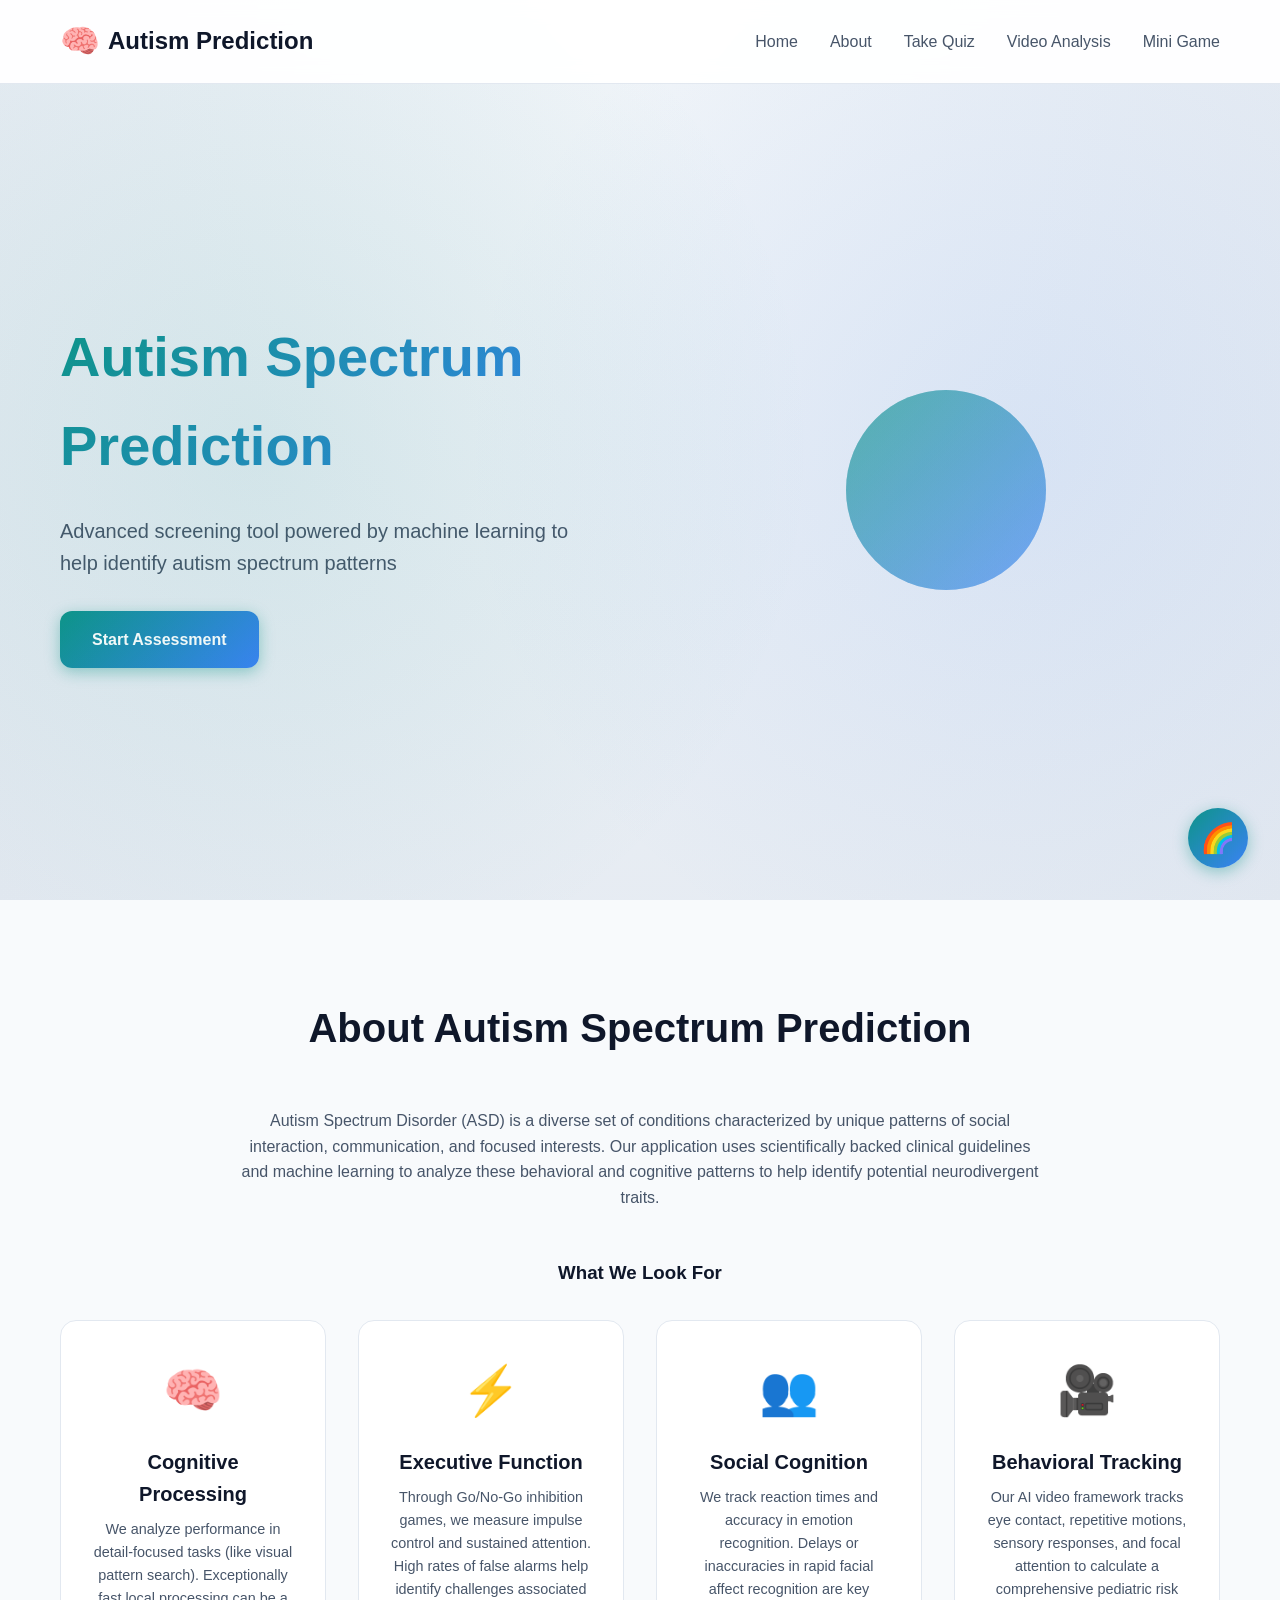
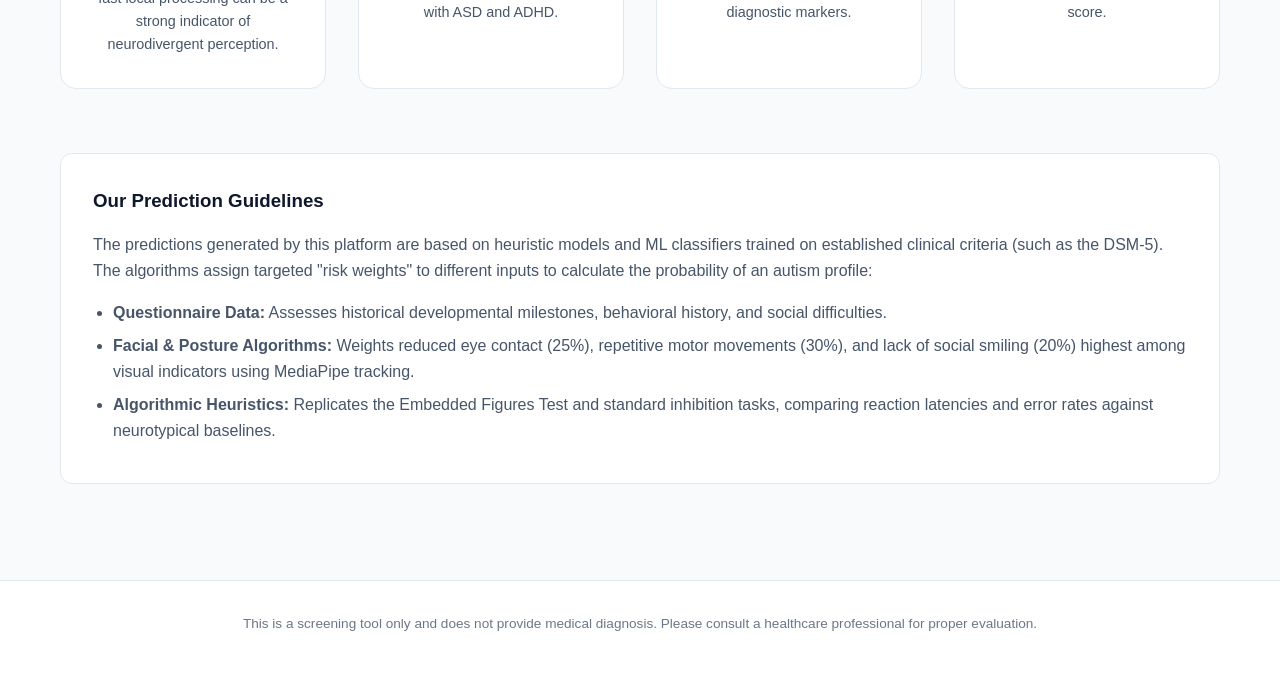
<file: index.html>
<!DOCTYPE html>
<html lang="en">

<head>
    <meta charset="UTF-8">
    <meta name="viewport" content="width=device-width, initial-scale=1.0">
    <title>Autism Prediction - Autism Prediction</title>
    <link rel="stylesheet" href="styles.css">
</head>

<body>
    <nav class="navbar">
        <div class="container">
            <div class="logo">
                <span class="logo-icon">🧠</span>
                <span class="logo-text">Autism Prediction</span>
            </div>
            <ul class="nav-links">
                <li><a href="index.html">Home</a></li>
                <li><a href="index.html#about">About</a></li>
                <li><a href="quiz.html">Take Quiz</a></li>
                <li><a href="video-analysis.html">Video Analysis</a></li>
                <li><a href="game.html">Mini Game</a></li>
            </ul>
        </div>
    </nav>

    <section id="home" class="hero">
        <div class="container">
            <div class="hero-content">
                <h1>Autism Spectrum Prediction</h1>
                <p>Advanced screening tool powered by machine learning to help identify autism spectrum patterns</p>
                <a href="quiz.html" class="btn btn-primary">Start Assessment</a>
            </div>
            <div class="hero-image">
                <div class="brain-animation">
                    <div class="brain-pulse"></div>
                    <div class="brain-pulse delay-1"></div>
                    <div class="brain-pulse delay-2"></div>
                </div>
            </div>
        </div>
    </section>

    <section id="about" class="about">
        <div class="container">
            <h2>About Autism Spectrum Prediction</h2>
            <p style="text-align: center; max-width: 800px; margin: 0 auto 3rem auto; color: var(--text-secondary); line-height: 1.6;">
                Autism Spectrum Disorder (ASD) is a diverse set of conditions characterized by unique patterns of social interaction, communication, and focused interests. Our application uses scientifically backed clinical guidelines and machine learning to analyze these behavioral and cognitive patterns to help identify potential neurodivergent traits.
            </p>
            
            <h3 style="text-align: center; margin-bottom: 2rem; color: var(--text-primary);">What We Look For</h3>
            <div class="about-grid">
                <div class="about-card">
                    <div class="card-icon">🧠</div>
                    <h3>Cognitive Processing</h3>
                    <p>We analyze performance in detail-focused tasks (like visual pattern search). Exceptionally fast local processing can be a strong indicator of neurodivergent perception.</p>
                </div>
                <div class="about-card">
                    <div class="card-icon">⚡</div>
                    <h3>Executive Function</h3>
                    <p>Through Go/No-Go inhibition games, we measure impulse control and sustained attention. High rates of false alarms help identify challenges associated with ASD and ADHD.</p>
                </div>
                <div class="about-card">
                    <div class="card-icon">👥</div>
                    <h3>Social Cognition</h3>
                    <p>We track reaction times and accuracy in emotion recognition. Delays or inaccuracies in rapid facial affect recognition are key diagnostic markers.</p>
                </div>
                <div class="about-card">
                    <div class="card-icon">🎥</div>
                    <h3>Behavioral Tracking</h3>
                    <p>Our AI video framework tracks eye contact, repetitive motions, sensory responses, and focal attention to calculate a comprehensive pediatric risk score.</p>
                </div>
            </div>
            
            <div style="margin-top: 4rem; padding: 2rem; background: var(--card-bg); border-radius: 12px; border: 1px solid var(--border-color);">
                <h3 style="margin-bottom: 1rem; color: var(--text-primary);">Our Prediction Guidelines</h3>
                <p style="color: var(--text-secondary); line-height: 1.6; margin-bottom: 1rem;">
                    The predictions generated by this platform are based on heuristic models and ML classifiers trained on established clinical criteria (such as the DSM-5). The algorithms assign targeted "risk weights" to different inputs to calculate the probability of an autism profile:
                </p>
                <ul style="color: var(--text-secondary); line-height: 1.6; padding-left: 20px;">
                    <li style="margin-bottom: 0.5rem;"><strong>Questionnaire Data:</strong> Assesses historical developmental milestones, behavioral history, and social difficulties.</li>
                    <li style="margin-bottom: 0.5rem;"><strong>Facial & Posture Algorithms:</strong> Weights reduced eye contact (25%), repetitive motor movements (30%), and lack of social smiling (20%) highest among visual indicators using MediaPipe tracking.</li>
                    <li style="margin-bottom: 0.5rem;"><strong>Algorithmic Heuristics:</strong> Replicates the Embedded Figures Test and standard inhibition tasks, comparing reaction latencies and error rates against neurotypical baselines.</li>
                </ul>
            </div>
        </div>
    </section>

    <footer class="footer">
        <div class="container">
            <p class="disclaimer">This is a screening tool only and does not provide medical diagnosis. Please consult a
                healthcare professional for proper evaluation.</p>
        </div>
    </footer>

    <!-- Chatbot Floating Action Button -->
    <div class="chatbot-fab" id="chatbot-fab" onclick="toggleChat()">
        🌈
    </div>

    <!-- Chatbot Widget -->
    <div class="chatbot-container hidden" id="chatbot-container">
        <div class="chatbot-header" onclick="toggleChat()">
            <div class="chatbot-title">
                <span style="font-size: 1.25rem;">🌈</span> AI Assistant
            </div>
            <button class="close-chat-btn" id="chatbot-close-btn">&times;</button>
        </div>
        <div class="chatbot-body" id="chatbot-body">
            <div class="chat-message bot-message">
                Hello! I'm the Autism Prediction AI Assistant. I can help answer questions about autism screening, how
                our tool works, or explain the assessment results. How can I help you today?
            </div>
        </div>
        <div class="chatbot-input">
            <input type="text" id="chat-input" placeholder="Type your question here..."
                onkeypress="handleChatSubmit(event)">
            <button class="chat-send-btn" onclick="sendChatMessage()">
                <svg width="20" height="20" viewBox="0 0 24 24" fill="none" stroke="currentColor" stroke-width="2">
                    <line x1="22" y1="2" x2="11" y2="13"></line>
                    <polygon points="22 2 15 22 11 13 2 9 22 2"></polygon>
                </svg>
            </button>
        </div>
    </div>

    <script src="app.js"></script>
</body>

</html>
</file>
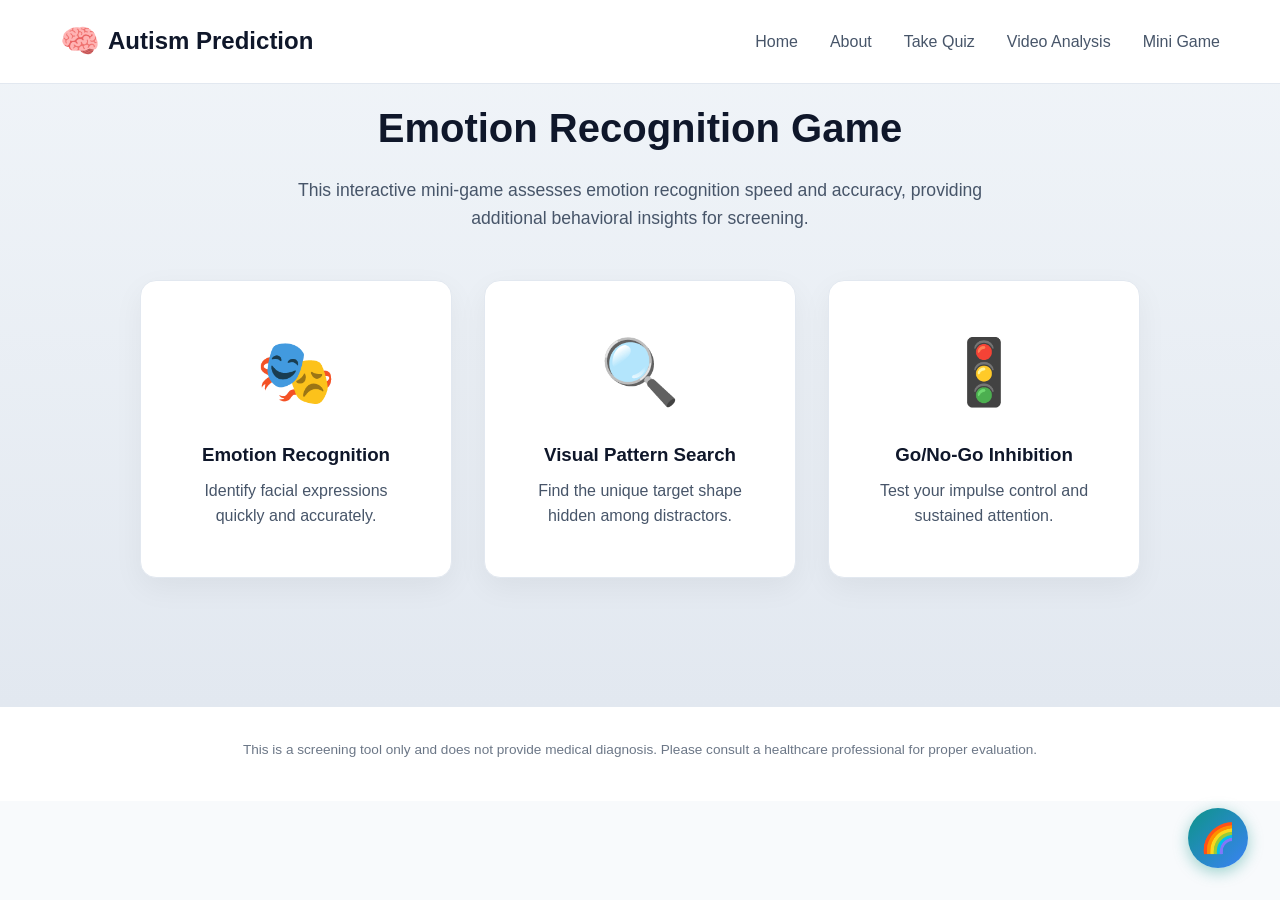
<file: game.html>
<!DOCTYPE html>
<html lang="en">

<head>
    <meta charset="UTF-8">
    <meta name="viewport" content="width=device-width, initial-scale=1.0">
    <title>Autism Prediction - Autism Prediction</title>
    <link rel="stylesheet" href="styles.css?v=2">
</head>

<body>
    <nav class="navbar">
        <div class="container">
            <div class="logo">
                <span class="logo-icon">🧠</span>
                <span class="logo-text">Autism Prediction</span>
            </div>
            <ul class="nav-links">
                <li><a href="index.html">Home</a></li>
                <li><a href="index.html#about">About</a></li>
                <li><a href="quiz.html">Take Quiz</a></li>
                <li><a href="video-analysis.html">Video Analysis</a></li>
                <li><a href="game.html">Mini Game</a></li>
            </ul>
        </div>
    </nav>

    <section id="game" class="game-section">
        <div class="container">
            <h2>Emotion Recognition Game</h2>
            <p class="section-intro">This interactive mini-game assesses emotion recognition speed and accuracy, providing additional behavioral insights for screening.</p>
            
            <div class="game-selector" id="game-selector">
                <div class="game-card hub-card" onclick="startSpecificGame('emotion')">
                    <div class="hub-icon">🎭</div>
                    <h3>Emotion Recognition</h3>
                    <p style="color: var(--text-secondary); margin: 0.5rem 0;">Identify facial expressions quickly and accurately.</p>
                </div>
                <div class="game-card hub-card" onclick="startSpecificGame('visual')">
                    <div class="hub-icon">🔍</div>
                    <h3>Visual Pattern Search</h3>
                    <p style="color: var(--text-secondary); margin: 0.5rem 0;">Find the unique target shape hidden among distractors.</p>
                </div>
                <div class="game-card hub-card" onclick="startSpecificGame('gonogo')">
                    <div class="hub-icon">🚦</div>
                    <h3>Go/No-Go Inhibition</h3>
                    <p style="color: var(--text-secondary); margin: 0.5rem 0;">Test your impulse control and sustained attention.</p>
                </div>
            </div>

            <!-- Emotion Recognition Game -->
            <div class="game-container" id="container-emotion" style="display: none;">
                <div class="game-card" id="game-intro-emotion">
                    <div style="font-size: 4rem; margin-bottom: 1rem;">🎭</div>
                    <h3 style="font-size: 1.75rem; color: var(--primary-dark); margin-bottom: 1rem;">Emotion Recognition</h3>
                    <p style="color: var(--text-secondary); margin-bottom: 2rem; font-size: 1.1rem;">You will be shown a series of 10 faces expressing different emotions. Select the correct emotion from the options as quickly as possible.</p>
                    <button class="btn btn-primary" style="font-size: 1.2rem; padding: 1rem 3rem;" onclick="startEmotionGame()">Start</button>
                    <button class="btn btn-secondary" style="font-size: 1.2rem; padding: 1rem 3rem; margin-left: 1rem;" onclick="showGameSelector()">Back</button>
                </div>

                <div class="game-card" id="game-play-emotion" style="display: none;">
                    <div class="game-header">
                        <span id="game-round-emotion">Round 1/10</span>
                        <span id="game-timer-emotion">0.0s</span>
                    </div>
                    <div class="emoji-display" id="emoji-display">😀</div>
                    <div class="options-grid" id="options-grid"></div>
                </div>
            </div>

            <!-- Visual Pattern Search Game -->
            <div class="game-container" id="container-visual" style="display: none;">
                <div class="game-card" id="game-intro-visual">
                    <div style="font-size: 4rem; margin-bottom: 1rem;">🔍</div>
                    <h3 style="font-size: 1.75rem; color: var(--primary-dark); margin-bottom: 1rem;">Visual Pattern Search</h3>
                    <p style="color: var(--text-secondary); margin-bottom: 2rem; font-size: 1.1rem;">Find the <strong>Single Odd Shape</strong> hidden among identical distractors as quickly as you can across 5 rounds.</p>
                    <button class="btn btn-primary" style="font-size: 1.2rem; padding: 1rem 3rem;" onclick="startVisualGame()">Start</button>
                    <button class="btn btn-secondary" style="font-size: 1.2rem; padding: 1rem 3rem; margin-left: 1rem;" onclick="showGameSelector()">Back</button>
                </div>

                <div class="game-card" id="game-play-visual" style="display: none;">
                    <div class="game-header">
                        <span id="game-round-visual">Round 1/5</span>
                        <span id="game-timer-visual">0.0s</span>
                    </div>
                    <div class="visual-grid" id="visual-grid"></div>
                </div>
            </div>

            <!-- Go/No-Go Game -->
            <div class="game-container" id="container-gonogo" style="display: none;">
                <div class="game-card" id="game-intro-gonogo">
                    <div style="font-size: 4rem; margin-bottom: 1rem;">🚦</div>
                    <h3 style="font-size: 1.75rem; color: var(--primary-dark); margin-bottom: 1rem;">Go/No-Go Inhibition</h3>
                    <p style="color: var(--text-secondary); margin-bottom: 2rem; font-size: 1.1rem;">Press <strong>SPACEBAR (or tap)</strong> quickly when you see the <span style="color: #22c55e; font-weight: bold;">Green Circle (GO)</span>.<br>Do NOT press anything when you see the <span style="color: #ef4444; font-weight: bold;">Red Cross (NO-GO)</span>.</p>
                    <button class="btn btn-primary" style="font-size: 1.2rem; padding: 1rem 3rem;" onclick="startGonogoGame()">Start</button>
                    <button class="btn btn-secondary" style="font-size: 1.2rem; padding: 1rem 3rem; margin-left: 1rem;" onclick="showGameSelector()">Back</button>
                </div>

                <div class="game-card" id="game-play-gonogo" style="display: none;" onclick="handleGonogoTap()">
                    <div class="game-header">
                        <span id="game-round-gonogo">20 stimuli</span>
                        <span id="game-instruction-gonogo">Wait for signal...</span>
                    </div>
                    <div class="gonogo-display" id="gonogo-display">
                        <span style="font-size: 2rem; color: var(--text-secondary);">Ready</span>
                    </div>
                    <p style="color: var(--text-secondary); margin-top: 2rem;">Tap here or press SPACEBAR to respond to GO signals.</p>
                </div>
            </div>

            <!-- Shared Game Results -->
            <div class="game-container" id="shared-game-results" style="display: none;">
                <div class="game-card">
                    <h3 style="font-size: 2rem; margin-bottom: 1.5rem;">Assessment Complete!</h3>
                    <div class="result-header">
                        <div class="result-icon-large" id="shared-result-icon">🧠</div>
                        <div class="result-info" style="text-align: left;">
                            <div class="result-risk-level" id="shared-risk-level">Analyzing...</div>
                            <div class="result-confidence" id="shared-risk-score">Calculating...</div>
                        </div>
                    </div>
                    <div class="game-stats" id="shared-stats-container"></div>
                    <p id="shared-feedback" class="feedback-text">Please wait while we evaluate your cognitive profile...</p>
                    <div style="margin-top: 2rem;">
                        <button class="btn btn-primary" id="btn-replay-current" style="margin-right: 1rem;" onclick="replayCurrentGame()">Play Again</button>
                        <button class="btn btn-secondary" onclick="showGameSelector()">Back to Menu</button>
                    </div>
                </div>
            </div>
        </div>
    </section>

<footer class="footer">
        <div class="container">
            <p class="disclaimer">This is a screening tool only and does not provide medical diagnosis. Please consult a
                healthcare professional for proper evaluation.</p>
        </div>
    </footer>

    <!-- Chatbot Floating Action Button -->
    <div class="chatbot-fab" id="chatbot-fab" onclick="toggleChat()">
        🌈
    </div>

    <!-- Chatbot Widget -->
    <div class="chatbot-container hidden" id="chatbot-container">
        <div class="chatbot-header" onclick="toggleChat()">
            <div class="chatbot-title">
                <span style="font-size: 1.25rem;">🌈</span> AI Assistant
            </div>
            <button class="close-chat-btn" id="chatbot-close-btn">&times;</button>
        </div>
        <div class="chatbot-body" id="chatbot-body">
            <div class="chat-message bot-message">
                Hello! I'm the Autism Prediction AI Assistant. I can help answer questions about autism screening, how
                our tool works, or explain the assessment results. How can I help you today?
            </div>
        </div>
        <div class="chatbot-input">
            <input type="text" id="chat-input" placeholder="Type your question here..."
                onkeypress="handleChatSubmit(event)">
            <button class="chat-send-btn" onclick="sendChatMessage()">
                <svg width="20" height="20" viewBox="0 0 24 24" fill="none" stroke="currentColor" stroke-width="2">
                    <line x1="22" y1="2" x2="11" y2="13"></line>
                    <polygon points="22 2 15 22 11 13 2 9 22 2"></polygon>
                </svg>
            </button>
        </div>
    </div>

    <script src="app.js?v=2"></script>
</body>

</html>
</file>
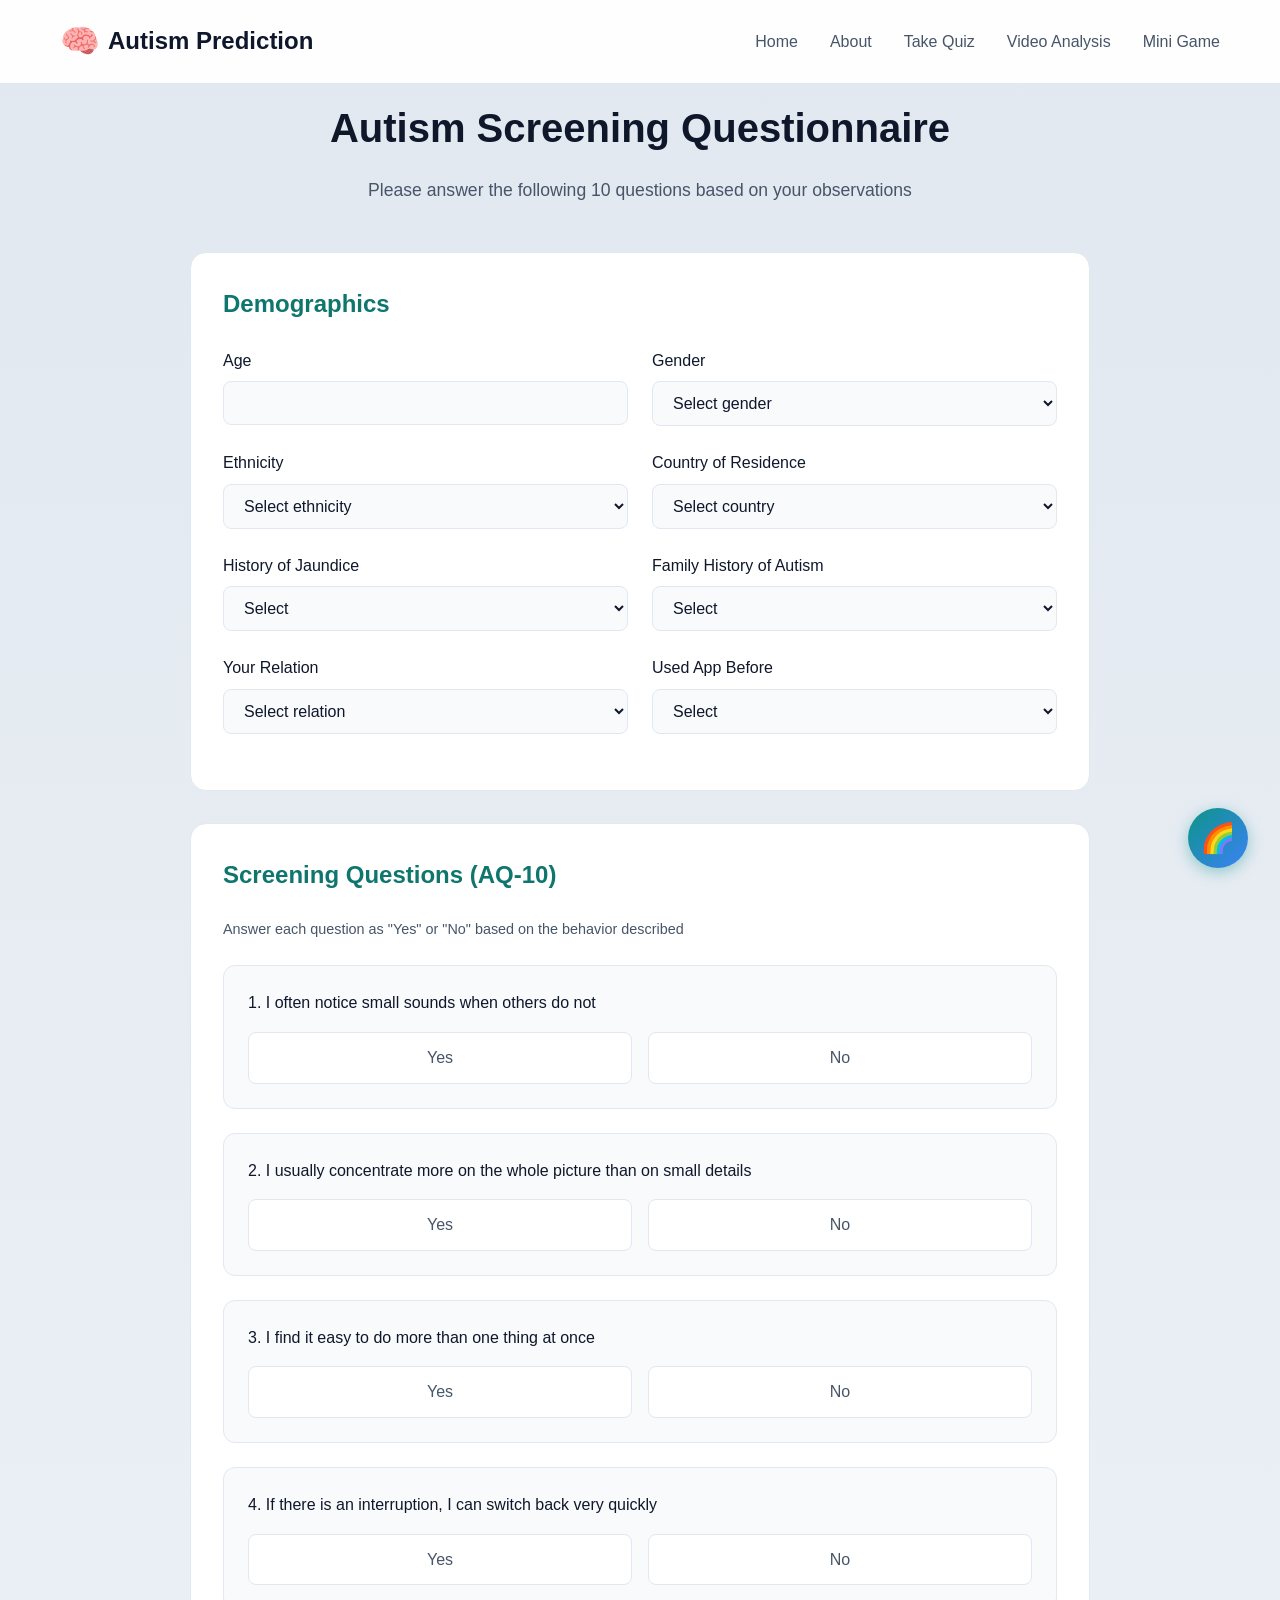
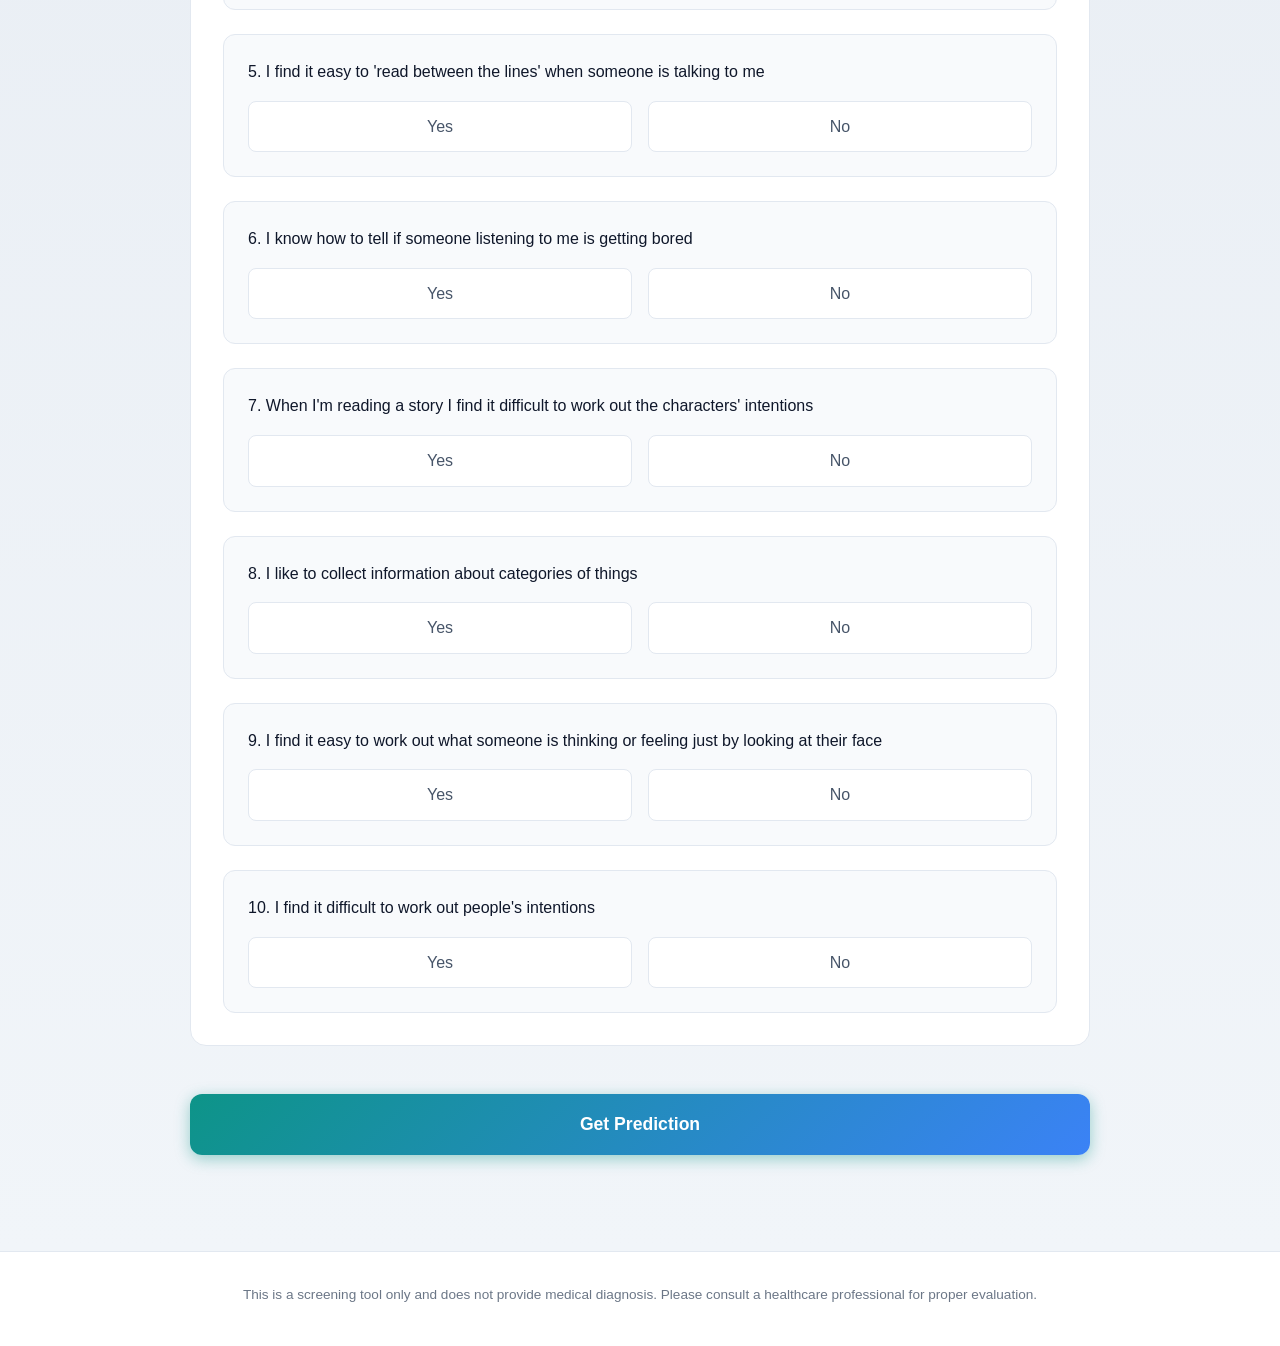
<file: quiz.html>
<!DOCTYPE html>
<html lang="en">

<head>
    <meta charset="UTF-8">
    <meta name="viewport" content="width=device-width, initial-scale=1.0">
    <title>Autism Prediction - Autism Prediction</title>
    <link rel="stylesheet" href="styles.css">
</head>

<body>
    <nav class="navbar">
        <div class="container">
            <div class="logo">
                <span class="logo-icon">🧠</span>
                <span class="logo-text">Autism Prediction</span>
            </div>
            <ul class="nav-links">
                <li><a href="index.html">Home</a></li>
                <li><a href="index.html#about">About</a></li>
                <li><a href="quiz.html">Take Quiz</a></li>
                <li><a href="video-analysis.html">Video Analysis</a></li>
                <li><a href="game.html">Mini Game</a></li>
            </ul>
        </div>
    </nav>

    <section id="quiz" class="quiz-section">
        <div class="container">
            <h2>Autism Screening Questionnaire</h2>
            <p class="quiz-intro">Please answer the following 10 questions based on your observations</p>

            <form id="autism-form" class="quiz-form">
                <div class="form-section">
                    <h3>Demographics</h3>
                    <div class="form-row">
                        <div class="form-group">
                            <label for="age">Age</label>
                            <input type="number" id="age" name="age" min="1" max="100" required>
                        </div>
                        <div class="form-group">
                            <label for="gender">Gender</label>
                            <select id="gender" name="gender" required>
                                <option value="">Select gender</option>
                                <option value="m">Male</option>
                                <option value="f">Female</option>
                            </select>
                        </div>
                    </div>
                    <div class="form-row">
                        <div class="form-group">
                            <label for="ethnicity">Ethnicity</label>
                            <select id="ethnicity" name="ethnicity" required>
                                <option value="">Select ethnicity</option>
                                <option value="White-European">White-European</option>
                                <option value="Asian">Asian</option>
                                <option value="Middle Eastern">Middle Eastern</option>
                                <option value="South Asian">South Asian</option>
                                <option value="Black">Black</option>
                                <option value="Latino">Latino</option>
                                <option value="Pasifika">Pasifika</option>
                                <option value="Turkish">Turkish</option>
                                <option value="Hispanic">Hispanic</option>
                                <option value="Others">Others</option>
                                <option value="?">Prefer not to say</option>
                            </select>
                        </div>
                        <div class="form-group">
                            <label for="country">Country of Residence</label>
                            <select id="country" name="country" required>
                                <option value="">Select country</option>
                                <option value="United States">United States</option>
                                <option value="United Kingdom">United Kingdom</option>
                                <option value="India">India</option>
                                <option value="Australia">Australia</option>
                                <option value="Canada">Canada</option>
                                <option value="New Zealand">New Zealand</option>
                                <option value="Jordan">Jordan</option>
                                <option value="Egypt">Egypt</option>
                                <option value="Germany">Germany</option>
                                <option value="France">France</option>
                                <option value="Italy">Italy</option>
                                <option value="Spain">Spain</option>
                                <option value="Russia">Russia</option>
                                <option value="Iran">Iran</option>
                                <option value="Afghanistan">Afghanistan</option>
                                <option value="Pakistan">Pakistan</option>
                                <option value="Sri Lanka">Sri Lanka</option>
                                <option value="Malaysia">Malaysia</option>
                                <option value="Philippines">Philippines</option>
                                <option value="Ireland">Ireland</option>
                                <option value="Netherlands">Netherlands</option>
                                <option value="Austria">Austria</option>
                                <option value="United Arab Emirates">United Arab Emirates</option>
                                <option value="Mexico">Mexico</option>
                                <option value="Brazil">Brazil</option>
                                <option value="Others">Others</option>
                            </select>
                        </div>
                    </div>
                    <div class="form-row">
                        <div class="form-group">
                            <label for="jaundice">History of Jaundice</label>
                            <select id="jaundice" name="jaundice" required>
                                <option value="">Select</option>
                                <option value="yes">Yes</option>
                                <option value="no">No</option>
                            </select>
                        </div>
                        <div class="form-group">
                            <label for="austim">Family History of Autism</label>
                            <select id="austim" name="austim" required>
                                <option value="">Select</option>
                                <option value="yes">Yes</option>
                                <option value="no">No</option>
                            </select>
                        </div>
                    </div>
                    <div class="form-row">
                        <div class="form-group">
                            <label for="relation">Your Relation</label>
                            <select id="relation" name="relation" required>
                                <option value="">Select relation</option>
                                <option value="Self">Self</option>
                                <option value="Parent">Parent</option>
                                <option value="Relative">Relative</option>
                                <option value="Health care professional">Health Care Professional</option>
                                <option value="Others">Others</option>
                            </select>
                        </div>
                        <div class="form-group">
                            <label for="used_app">Used App Before</label>
                            <select id="used_app" name="used_app" required>
                                <option value="">Select</option>
                                <option value="yes">Yes</option>
                                <option value="no">No</option>
                            </select>
                        </div>
                    </div>
                </div>

                <div class="form-section">
                    <h3>Screening Questions (AQ-10)</h3>
                    <p class="section-desc">Answer each question as "Yes" or "No" based on the behavior described</p>

                    <div class="question-grid">
                        <div class="question-card">
                            <label class="question-label">1. I often notice small sounds when others do not</label>
                            <div class="radio-group">
                                <label class="radio-option">
                                    <input type="radio" name="A1_Score" value="1" required>
                                    <span class="radio-text">Yes</span>
                                </label>
                                <label class="radio-option">
                                    <input type="radio" name="A1_Score" value="0">
                                    <span class="radio-text">No</span>
                                </label>
                            </div>
                        </div>

                        <div class="question-card">
                            <label class="question-label">2. I usually concentrate more on the whole picture than on
                                small details</label>
                            <div class="radio-group">
                                <label class="radio-option">
                                    <input type="radio" name="A2_Score" value="1" required>
                                    <span class="radio-text">Yes</span>
                                </label>
                                <label class="radio-option">
                                    <input type="radio" name="A2_Score" value="0">
                                    <span class="radio-text">No</span>
                                </label>
                            </div>
                        </div>

                        <div class="question-card">
                            <label class="question-label">3. I find it easy to do more than one thing at once</label>
                            <div class="radio-group">
                                <label class="radio-option">
                                    <input type="radio" name="A3_Score" value="1" required>
                                    <span class="radio-text">Yes</span>
                                </label>
                                <label class="radio-option">
                                    <input type="radio" name="A3_Score" value="0">
                                    <span class="radio-text">No</span>
                                </label>
                            </div>
                        </div>

                        <div class="question-card">
                            <label class="question-label">4. If there is an interruption, I can switch back very
                                quickly</label>
                            <div class="radio-group">
                                <label class="radio-option">
                                    <input type="radio" name="A4_Score" value="1" required>
                                    <span class="radio-text">Yes</span>
                                </label>
                                <label class="radio-option">
                                    <input type="radio" name="A4_Score" value="0">
                                    <span class="radio-text">No</span>
                                </label>
                            </div>
                        </div>

                        <div class="question-card">
                            <label class="question-label">5. I find it easy to 'read between the lines' when someone is
                                talking to me</label>
                            <div class="radio-group">
                                <label class="radio-option">
                                    <input type="radio" name="A5_Score" value="1" required>
                                    <span class="radio-text">Yes</span>
                                </label>
                                <label class="radio-option">
                                    <input type="radio" name="A5_Score" value="0">
                                    <span class="radio-text">No</span>
                                </label>
                            </div>
                        </div>

                        <div class="question-card">
                            <label class="question-label">6. I know how to tell if someone listening to me is getting
                                bored</label>
                            <div class="radio-group">
                                <label class="radio-option">
                                    <input type="radio" name="A6_Score" value="1" required>
                                    <span class="radio-text">Yes</span>
                                </label>
                                <label class="radio-option">
                                    <input type="radio" name="A6_Score" value="0">
                                    <span class="radio-text">No</span>
                                </label>
                            </div>
                        </div>

                        <div class="question-card">
                            <label class="question-label">7. When I'm reading a story I find it difficult to work out
                                the characters' intentions</label>
                            <div class="radio-group">
                                <label class="radio-option">
                                    <input type="radio" name="A7_Score" value="1" required>
                                    <span class="radio-text">Yes</span>
                                </label>
                                <label class="radio-option">
                                    <input type="radio" name="A7_Score" value="0">
                                    <span class="radio-text">No</span>
                                </label>
                            </div>
                        </div>

                        <div class="question-card">
                            <label class="question-label">8. I like to collect information about categories of
                                things</label>
                            <div class="radio-group">
                                <label class="radio-option">
                                    <input type="radio" name="A8_Score" value="1" required>
                                    <span class="radio-text">Yes</span>
                                </label>
                                <label class="radio-option">
                                    <input type="radio" name="A8_Score" value="0">
                                    <span class="radio-text">No</span>
                                </label>
                            </div>
                        </div>

                        <div class="question-card">
                            <label class="question-label">9. I find it easy to work out what someone is thinking or
                                feeling just by looking at their face</label>
                            <div class="radio-group">
                                <label class="radio-option">
                                    <input type="radio" name="A9_Score" value="1" required>
                                    <span class="radio-text">Yes</span>
                                </label>
                                <label class="radio-option">
                                    <input type="radio" name="A9_Score" value="0">
                                    <span class="radio-text">No</span>
                                </label>
                            </div>
                        </div>

                        <div class="question-card">
                            <label class="question-label">10. I find it difficult to work out people's
                                intentions</label>
                            <div class="radio-group">
                                <label class="radio-option">
                                    <input type="radio" name="A10_Score" value="1" required>
                                    <span class="radio-text">Yes</span>
                                </label>
                                <label class="radio-option">
                                    <input type="radio" name="A10_Score" value="0">
                                    <span class="radio-text">No</span>
                                </label>
                            </div>
                        </div>
                    </div>
                </div>

                <button type="submit" class="btn btn-primary btn-submit">
                    <span class="btn-text">Get Prediction</span>
                    <span class="btn-loader"></span>
                </button>
            </form>
        </div>
    </section>

<section id="results" class="results-section" style="display: none;">
        <div class="container">
            <div class="results-container">
                <h2>Your Assessment Results</h2>
                <div class="result-card">
                    <div class="result-icon" id="result-icon">🧠</div>
                    <div class="result-status" id="result-status">Analyzing...</div>
                    <div class="result-score" id="result-score">--</div>
                    <p class="result-description" id="result-description">Please wait while we analyze your responses...
                    </p>
                </div>
                <div class="result-details" id="result-details">
                    <h3>Your Responses Summary</h3>
                    <div id="summary-content"></div>
                </div>
                <button class="btn btn-secondary" onclick="resetForm()">Take New Assessment</button>
            </div>
        </div>

    </section>

<footer class="footer">
        <div class="container">
            <p class="disclaimer">This is a screening tool only and does not provide medical diagnosis. Please consult a
                healthcare professional for proper evaluation.</p>
        </div>
    </footer>

    <!-- Chatbot Floating Action Button -->
    <div class="chatbot-fab" id="chatbot-fab" onclick="toggleChat()">
        🌈
    </div>

    <!-- Chatbot Widget -->
    <div class="chatbot-container hidden" id="chatbot-container">
        <div class="chatbot-header" onclick="toggleChat()">
            <div class="chatbot-title">
                <span style="font-size: 1.25rem;">🌈</span> AI Assistant
            </div>
            <button class="close-chat-btn" id="chatbot-close-btn">&times;</button>
        </div>
        <div class="chatbot-body" id="chatbot-body">
            <div class="chat-message bot-message">
                Hello! I'm the Autism Prediction AI Assistant. I can help answer questions about autism screening, how
                our tool works, or explain the assessment results. How can I help you today?
            </div>
        </div>
        <div class="chatbot-input">
            <input type="text" id="chat-input" placeholder="Type your question here..."
                onkeypress="handleChatSubmit(event)">
            <button class="chat-send-btn" onclick="sendChatMessage()">
                <svg width="20" height="20" viewBox="0 0 24 24" fill="none" stroke="currentColor" stroke-width="2">
                    <line x1="22" y1="2" x2="11" y2="13"></line>
                    <polygon points="22 2 15 22 11 13 2 9 22 2"></polygon>
                </svg>
            </button>
        </div>
    </div>

    <script src="app.js"></script>
</body>

</html>
</file>
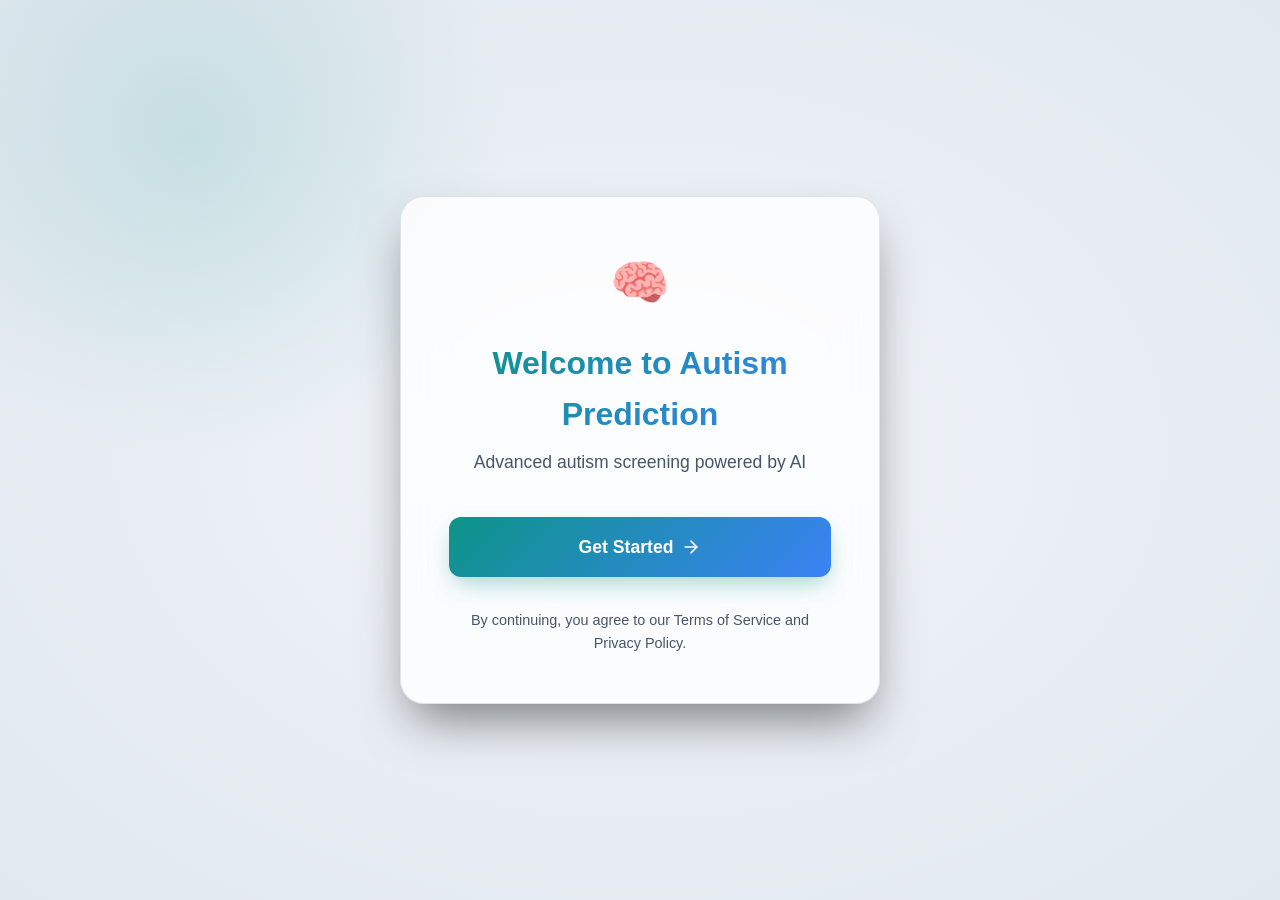
<file: start.html>
<!DOCTYPE html>
<html lang="en">

<head>
    <meta charset="UTF-8">
    <meta name="viewport" content="width=device-width, initial-scale=1.0">
    <title>Get Started - Autism Prediction</title>
    <link rel="stylesheet" href="/styles.css">
    <style>
        .auth-page {
            min-height: 100vh;
            display: flex;
            align-items: center;
            justify-content: center;
            background: radial-gradient(ellipse at center, #f1f5f9 0%, #e2e8f0 100%);
            position: relative;
            overflow: hidden;
        }

        .auth-page::before {
            content: '';
            position: absolute;
            top: -20%;
            left: -10%;
            width: 50vw;
            height: 50vw;
            background: radial-gradient(circle, rgba(13, 148, 136, 0.15) 0%, transparent 70%);
            border-radius: 50%;
            pointer-events: none;
        }

        .auth-container {
            background: rgba(255, 255, 255, 0.8);
            backdrop-filter: blur(20px);
            border: 1px solid rgba(0, 0, 0, 0.1);
            padding: 3rem;
            border-radius: 24px;
            width: 100%;
            max-width: 480px;
            text-align: center;
            box-shadow: 0 25px 50px -12px rgba(0, 0, 0, 0.5);
            z-index: 10;
        }

        .auth-logo {
            font-size: 3rem;
            margin-bottom: 1rem;
            animation: pulse 3s infinite;
        }

        .auth-title {
            font-size: 2rem;
            font-weight: 700;
            margin-bottom: 0.5rem;
            background: var(--gradient-primary);
            -webkit-background-clip: text;
            background-clip: text;
            -webkit-text-fill-color: transparent;
        }

        .auth-subtitle {
            color: var(--text-secondary);
            margin-bottom: 2.5rem;
            font-size: 1.1rem;
        }

        .auth-buttons {
            display: flex;
            flex-direction: column;
            gap: 1rem;
        }

        .auth-btn {
            width: 100%;
            padding: 1rem;
            border-radius: 12px;
            font-weight: 600;
            font-size: 1.1rem;
            transition: all 0.3s ease;
            text-decoration: none;
            display: flex;
            align-items: center;
            justify-content: center;
            gap: 0.5rem;
        }

        .auth-btn-primary {
            background: var(--gradient-primary);
            color: white;
            border: none;
            box-shadow: 0 10px 25px -5px rgba(13, 148, 136, 0.4);
        }

        .auth-btn-primary:hover {
            transform: translateY(-2px);
            box-shadow: 0 15px 30px -5px rgba(13, 148, 136, 0.6);
        }

        .auth-btn-secondary {
            background: transparent;
            color: var(--text-primary);
            border: 1px solid var(--border-color);
        }

        .auth-btn-secondary:hover {
            background: rgba(0, 0, 0, 0.05);
            border-color: var(--primary-dark);
        }

        .auth-footer {
            margin-top: 2rem;
            font-size: 0.9rem;
            color: var(--text-secondary);
        }
    </style>
</head>

<body>
    <div class="auth-page">
        <div class="auth-container">
            <div class="auth-logo">🧠</div>
            <h1 class="auth-title">Welcome to Autism Prediction</h1>
            <p class="auth-subtitle">Advanced autism screening powered by AI</p>

            <div class="auth-buttons">
                <a href="/" class="auth-btn auth-btn-primary">
                    <span>Get Started</span>
                    <svg width="20" height="20" viewBox="0 0 24 24" fill="none" stroke="currentColor" stroke-width="2"
                        stroke-linecap="round" stroke-linejoin="round">
                        <line x1="5" y1="12" x2="19" y2="12"></line>
                        <polyline points="12 5 19 12 12 19"></polyline>
                    </svg>
                </a>
            </div>

            <p class="auth-footer">By continuing, you agree to our Terms of Service and Privacy Policy.</p>
        </div>
    </div>
</body>

</html>
</file>
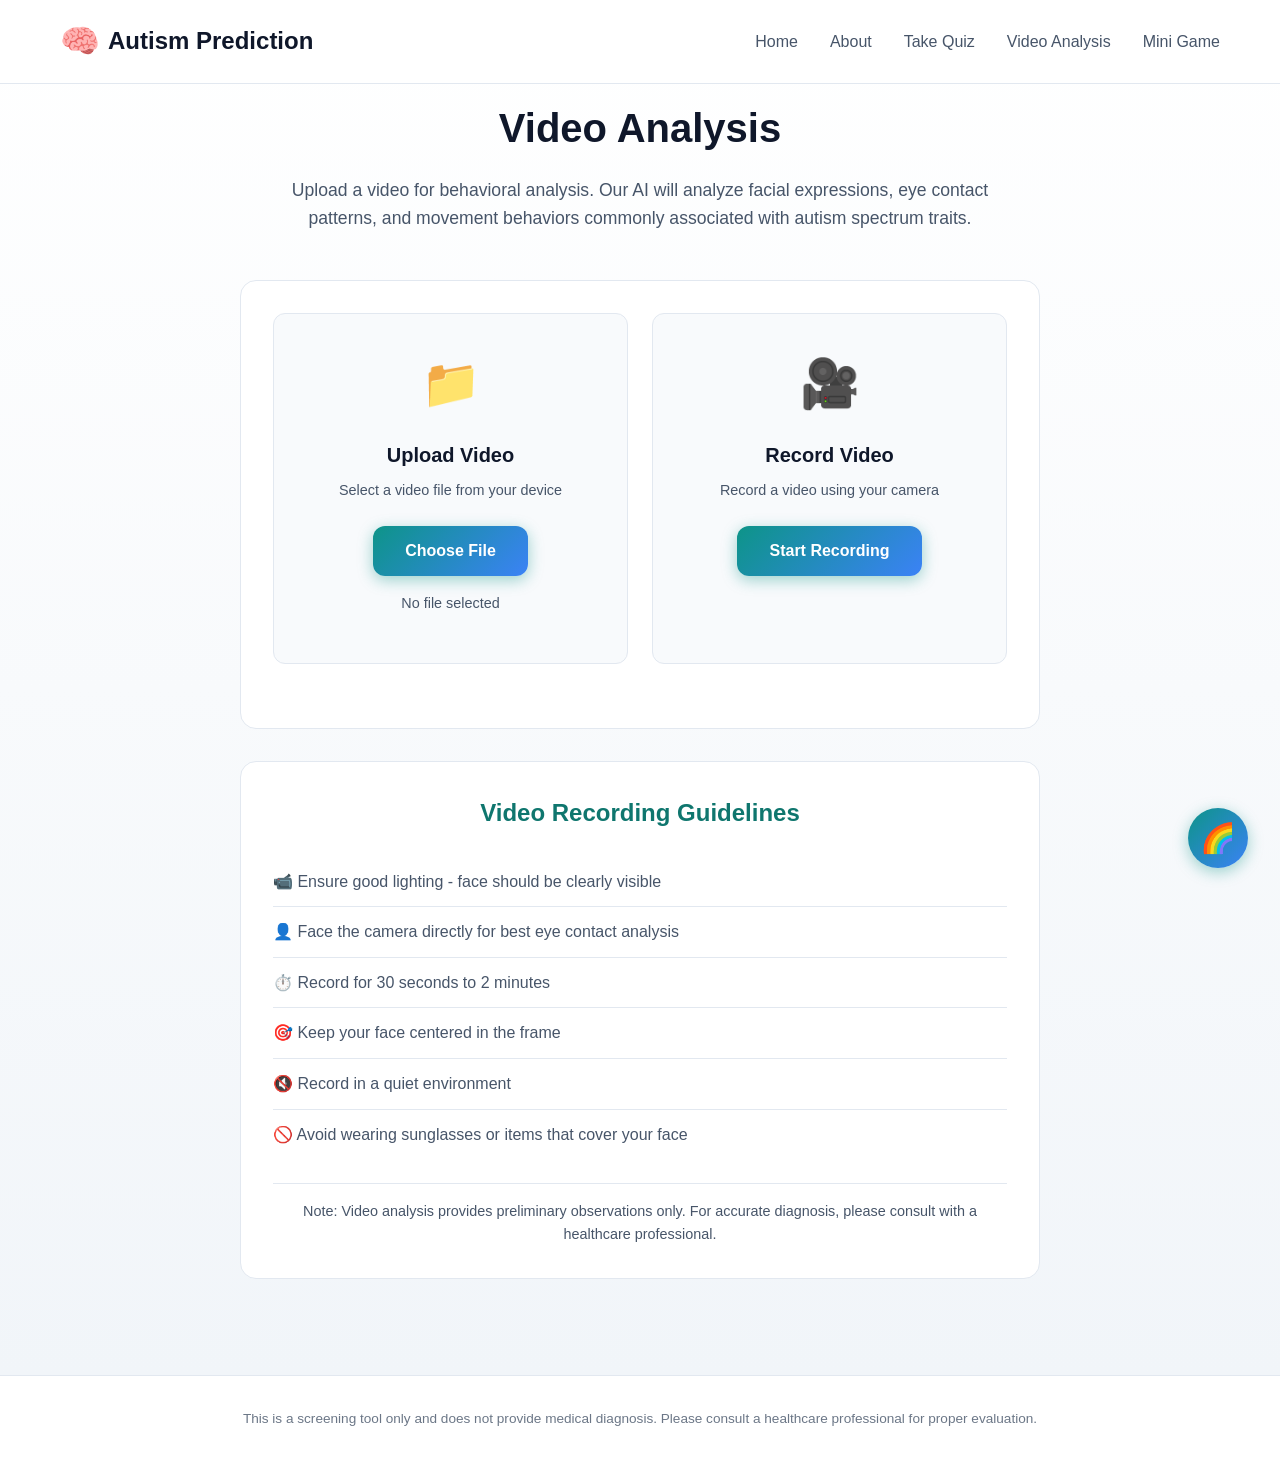
<file: video-analysis.html>
<!DOCTYPE html>
<html lang="en">

<head>
    <meta charset="UTF-8">
    <meta name="viewport" content="width=device-width, initial-scale=1.0">
    <title>Autism Prediction - Autism Prediction</title>
    <link rel="stylesheet" href="styles.css">
</head>

<body>
    <nav class="navbar">
        <div class="container">
            <div class="logo">
                <span class="logo-icon">🧠</span>
                <span class="logo-text">Autism Prediction</span>
            </div>
            <ul class="nav-links">
                <li><a href="index.html">Home</a></li>
                <li><a href="index.html#about">About</a></li>
                <li><a href="quiz.html">Take Quiz</a></li>
                <li><a href="video-analysis.html">Video Analysis</a></li>
                <li><a href="game.html">Mini Game</a></li>
            </ul>
        </div>
    </nav>

    <section id="video-analysis" class="video-analysis-section">
        <div class="container">
            <h2>Video Analysis</h2>
            <p class="section-intro">Upload a video for behavioral analysis. Our AI will analyze facial expressions, eye
                contact patterns, and movement behaviors commonly associated with autism spectrum traits.</p>

            <div class="video-upload-container">
                <div class="upload-methods">
                    <div class="method-card" id="upload-method">
                        <div class="method-icon">📁</div>
                        <h3>Upload Video</h3>
                        <p>Select a video file from your device</p>
                        <input type="file" id="video-input" accept="video/*" style="display: none;">
                        <button class="btn btn-primary" onclick="document.getElementById('video-input').click()">Choose
                            File</button>
                        <p class="file-name" id="file-name">No file selected</p>
                    </div>

                    <div class="method-card" id="record-method">
                        <div class="method-icon">🎥</div>
                        <h3>Record Video</h3>
                        <p>Record a video using your camera</p>
                        <button class="btn btn-primary" id="start-record-btn">Start Recording</button>
                        <button class="btn btn-secondary" id="stop-record-btn" style="display: none;">Stop
                            Recording</button>
                    </div>
                </div>

                <div class="video-preview-container" id="video-preview-container" style="display: none;">
                    <video id="video-preview" controls></video>
                    <video id="recording-preview" controls style="display: none;"></video>

                    <!-- Manual Text Fallback Option -->
                    <div class="manual-video-input"
                        style="margin-top: 1.5rem; margin-bottom: 1.5rem; text-align: left;">
                        <label for="video-manual-desc"
                            style="display: block; margin-bottom: 0.5rem; font-weight: 500; font-size: 0.95rem; color: var(--text-secondary);">
                            Optional: Describe what is happening in the video (e.g. "child avoids eye contact",
                            "repetitive hand flapping") to guide the AI if automatic analysis fails.
                        </label>
                        <textarea id="video-manual-desc" rows="3" placeholder="Enter behavioral observations..."
                            style="width: 100%; padding: 0.8rem; border-radius: 8px; border: 1px solid var(--border-color); background: var(--dark-bg); color: var(--text-primary); resize: vertical; margin-bottom: 1rem;"></textarea>
                    </div>

                    <div class="video-controls">
                        <button class="btn btn-primary" id="analyze-video-btn">Analyze Video</button>
                        <button class="btn btn-secondary" id="clear-video-btn">Clear</button>
                    </div>
                </div>

                <div class="analysis-progress" id="analysis-progress" style="display: none;">
                    <div class="progress-icon">🔍</div>
                    <h3>Analyzing Video...</h3>
                    <p>Our AI is analyzing behavioral patterns in your video</p>
                    <div class="progress-bar">
                        <div class="progress-fill" id="progress-fill"></div>
                    </div>
                    <p class="progress-text" id="progress-text">Processing frames...</p>
                </div>

                <div class="video-results" id="video-results" style="display: none;">
                    <h3>Video Analysis Results</h3>

                    <div class="result-header" id="video-result-header">
                        <div class="result-icon-large" id="video-result-icon">🧠</div>
                        <div class="result-info">
                            <div class="result-risk-level" id="video-risk-level">Analyzing...</div>
                            <div class="result-confidence" id="video-confidence">--</div>
                        </div>
                    </div>

                    <div class="result-description-box" id="video-result-description">
                        <!-- Results description will be inserted here -->
                    </div>

                    <!-- NEW: What the AI Analyzed Explanation -->
                    <div class="analysis-explanation" style="background: linear-gradient(135deg, rgba(99, 102, 241, 0.08), rgba(139, 92, 246, 0.08)); border: 1px solid rgba(99, 102, 241, 0.2); border-radius: 12px; padding: 1.5rem; margin: 1.5rem 0;">
                        <h4 style="margin-bottom: 1rem; color: #8b5cf6; display: flex; align-items: center; gap: 8px;">
                            <span>🔬</span> What Did the AI Analyze?
                        </h4>
                        <p style="font-size: 0.9rem; color: var(--text-secondary); margin-bottom: 1rem;">
                            The AI performed a multi-stage behavioral analysis on your uploaded video. Here are the <strong>6 behavioral categories</strong> that were evaluated:
                        </p>
                        <div class="analysis-categories" style="display: grid; grid-template-columns: repeat(auto-fit, minmax(250px, 1fr)); gap: 12px;">
                            <div style="background: rgba(0,0,0,0.03); border-radius: 8px; padding: 12px; border-left: 3px solid #6366f1;">
                                <strong style="color: #818cf8;">A — Eye Contact & Facial Interaction</strong>
                                <p style="font-size: 0.82rem; color: var(--text-secondary); margin-top: 4px;">Gaze direction, face orientation, eye contact avoidance, and facial emotion variation across frames.</p>
                            </div>
                            <div style="background: rgba(0,0,0,0.03); border-radius: 8px; padding: 12px; border-left: 3px solid #8b5cf6;">
                                <strong style="color: #a78bfa;">B — Social Interaction</strong>
                                <p style="font-size: 0.82rem; color: var(--text-secondary); margin-top: 4px;">Engagement with nearby people, response to interaction attempts, imitation of actions, and proximity avoidance.</p>
                            </div>
                            <div style="background: rgba(0,0,0,0.03); border-radius: 8px; padding: 12px; border-left: 3px solid #ec4899;">
                                <strong style="color: #f472b6;">C — Repetitive Behaviors</strong>
                                <p style="font-size: 0.82rem; color: var(--text-secondary); margin-top: 4px;">Hand flapping, body rocking, spinning, finger flicking, repetitive jumping, and repetitive clapping (motion cycle analysis).</p>
                            </div>
                            <div style="background: rgba(0,0,0,0.03); border-radius: 8px; padding: 12px; border-left: 3px solid #f59e0b;">
                                <strong style="color: #fbbf24;">D — Motor Pattern Differences</strong>
                                <p style="font-size: 0.82rem; color: var(--text-secondary); margin-top: 4px;">Toe walking, stiff movement, unusual posture, joint angles, and walking gait analysis.</p>
                            </div>
                            <div style="background: rgba(0,0,0,0.03); border-radius: 8px; padding: 12px; border-left: 3px solid #10b981;">
                                <strong style="color: #34d399;">E — Attention Patterns</strong>
                                <p style="font-size: 0.82rem; color: var(--text-secondary); margin-top: 4px;">Long fixation on objects, watching spinning objects, difficulty shifting gaze, and gaze fixation duration.</p>
                            </div>
                            <div style="background: rgba(0,0,0,0.03); border-radius: 8px; padding: 12px; border-left: 3px solid #ef4444;">
                                <strong style="color: #f87171;">F — Sensory Response Behaviors</strong>
                                <p style="font-size: 0.82rem; color: var(--text-secondary); margin-top: 4px;">Covering ears, sudden agitation, turning away from stimuli, hand-to-head gestures, and motion bursts.</p>
                            </div>
                        </div>
                    </div>

                    <div class="markers-detected">
                        <h4>Behaviors Detected</h4>
                        <div class="markers-list" id="markers-list">
                            <!-- Markers will be inserted here -->
                        </div>
                    </div>

                    <div class="analysis-details">
                        <h4>Feature Vector & Detailed Scores</h4>
                        <div class="details-list" id="analysis-details">
                            <!-- Analysis details will be inserted here -->
                        </div>
                    </div>

                    <!-- NEW: Risk Score Formula Explanation -->
                    <div class="risk-formula-section" style="background: rgba(239, 68, 68, 0.06); border: 1px solid rgba(239, 68, 68, 0.15); border-radius: 12px; padding: 1.5rem; margin: 1.5rem 0;">
                        <h4 style="margin-bottom: 0.8rem; color: #f87171; display: flex; align-items: center; gap: 8px;">
                            <span>📐</span> How the Risk Score is Calculated
                        </h4>
                        <p style="font-size: 0.88rem; color: var(--text-secondary); margin-bottom: 0.8rem;">The final Autism Behavior Risk Score is a weighted combination of the category scores:</p>
                        <div style="background: rgba(0,0,0,0.05); border-radius: 8px; padding: 14px; font-family: monospace; font-size: 0.85rem; color: var(--text-primary); line-height: 1.8;">
                            Risk Score =<br>
                            &nbsp;&nbsp;0.25 × <span style="color: #818cf8;">Eye Contact Score</span><br>
                            + 0.30 × <span style="color: #f472b6;">Repetitive Behavior Score</span><br>
                            + 0.20 × <span style="color: #a78bfa;">Social Interaction Score</span><br>
                            + 0.15 × <span style="color: #34d399;">Attention Pattern Score</span><br>
                            + 0.10 × <span style="color: #f87171;">Sensory Response Score</span>
                        </div>
                        <p style="font-size: 0.82rem; color: var(--text-secondary); margin-top: 0.8rem;">
                            <strong>High Risk:</strong> Score ≥ 0.70 &nbsp;|&nbsp; <strong>Moderate Risk:</strong> Score 0.40–0.69 &nbsp;|&nbsp; <strong>Low Risk:</strong> Score &lt; 0.40
                        </p>
                    </div>

                    <div class="result-actions">
                        <button class="btn btn-secondary" id="new-video-btn">Analyze New Video</button>
                    </div>
                </div>
            </div>

            <div class="video-guidelines">
                <h3>Video Recording Guidelines</h3>
                <ul>
                    <li>📹 Ensure good lighting - face should be clearly visible</li>
                    <li>👤 Face the camera directly for best eye contact analysis</li>
                    <li>⏱️ Record for 30 seconds to 2 minutes</li>
                    <li>🎯 Keep your face centered in the frame</li>
                    <li>🔇 Record in a quiet environment</li>
                    <li>🚫 Avoid wearing sunglasses or items that cover your face</li>
                </ul>
                <p class="disclaimer-text">Note: Video analysis provides preliminary observations only. For accurate
                    diagnosis, please consult with a healthcare professional.</p>
            </div>
        </div>
    </section>

<footer class="footer">
        <div class="container">
            <p class="disclaimer">This is a screening tool only and does not provide medical diagnosis. Please consult a
                healthcare professional for proper evaluation.</p>
        </div>
    </footer>

    <!-- Chatbot Floating Action Button -->
    <div class="chatbot-fab" id="chatbot-fab" onclick="toggleChat()">
        🌈
    </div>

    <!-- Chatbot Widget -->
    <div class="chatbot-container hidden" id="chatbot-container">
        <div class="chatbot-header" onclick="toggleChat()">
            <div class="chatbot-title">
                <span style="font-size: 1.25rem;">🌈</span> AI Assistant
            </div>
            <button class="close-chat-btn" id="chatbot-close-btn">&times;</button>
        </div>
        <div class="chatbot-body" id="chatbot-body">
            <div class="chat-message bot-message">
                Hello! I'm the Autism Prediction AI Assistant. I can help answer questions about autism screening, how
                our tool works, or explain the assessment results. How can I help you today?
            </div>
        </div>
        <div class="chatbot-input">
            <input type="text" id="chat-input" placeholder="Type your question here..."
                onkeypress="handleChatSubmit(event)">
            <button class="chat-send-btn" onclick="sendChatMessage()">
                <svg width="20" height="20" viewBox="0 0 24 24" fill="none" stroke="currentColor" stroke-width="2">
                    <line x1="22" y1="2" x2="11" y2="13"></line>
                    <polygon points="22 2 15 22 11 13 2 9 22 2"></polygon>
                </svg>
            </button>
        </div>
    </div>

    <script src="app.js"></script>
</body>

</html>
</file>
<file: styles.css>
* {
    margin: 0;
    padding: 0;
    box-sizing: border-box;
}

:root {
    --primary-color: #0d9488;
    /* Teal 600 */
    --primary-dark: #0f766e;
    /* Teal 700 */
    --primary-light: #2dd4bf;
    /* Teal 400 */
    --secondary-color: #3b82f6;
    /* Blue 500 */
    --danger-color: #ef4444;
    --warning-color: #f59e0b;
    --dark-bg: #f8fafc;
    /* Slate 50 (Light Gray BG) */
    --card-bg: #ffffff;
    /* White Card BG */
    --text-primary: #0f172a;
    /* Slate 900 Text */
    --text-secondary: #475569;
    /* Slate 600 Text */
    --border-color: #e2e8f0;
    /* Slate 200 Border */
    --gradient-primary: linear-gradient(135deg, #0d9488 0%, #3b82f6 100%);
    /* Teal to Blue */
    --gradient-secondary: linear-gradient(135deg, #0284c7 0%, #0369a1 100%);
    /* Light Blue to Dark Blue */
}

body {
    font-family: -apple-system, BlinkMacSystemFont, "Segoe UI", Roboto, Helvetica, Arial, sans-serif, "Apple Color Emoji", "Segoe UI Emoji", "Segoe UI Symbol";
    background-color: var(--dark-bg);
    color: var(--text-primary);
    line-height: 1.6;
    overflow-x: hidden;
}

.container {
    max-width: 1200px;
    margin: 0 auto;
    padding: 0 20px;
}

/* Navbar */
.navbar {
    position: fixed;
    top: 0;
    left: 0;
    right: 0;
    background: rgba(255, 255, 255, 0.95);
    backdrop-filter: blur(10px);
    z-index: 1000;
    padding: 1rem 0;
    border-bottom: 1px solid var(--border-color);
}

.navbar .container {
    display: flex;
    justify-content: space-between;
    align-items: center;
}

.logo {
    display: flex;
    align-items: center;
    gap: 0.5rem;
    font-size: 1.5rem;
    font-weight: 700;
}

.logo-icon {
    font-size: 2rem;
    animation: pulse 2s ease-in-out infinite;
}

@keyframes pulse {

    0%,
    100% {
        transform: scale(1);
    }

    50% {
        transform: scale(1.1);
    }
}

.nav-links {
    display: flex;
    list-style: none;
    gap: 2rem;
}

.nav-links a {
    color: var(--text-secondary);
    text-decoration: none;
    font-weight: 500;
    transition: color 0.3s ease;
}

.nav-links a:hover {
    color: var(--primary-color);
}

.nav-login {
    font-weight: 600 !important;
}

.nav-signup {
    background: var(--gradient-primary);
    color: white !important;
    padding: 0.5rem 1.25rem;
    border-radius: 8px;
    font-weight: 600 !important;
    transition: all 0.3s ease;
}

.nav-signup:hover {
    box-shadow: 0 4px 15px rgba(13, 148, 136, 0.4);
    transform: translateY(-2px);
    color: white !important;
}

/* Hero Section */
.hero {
    min-height: 100vh;
    display: flex;
    align-items: center;
    padding-top: 80px;
    background: radial-gradient(ellipse at top, #f1f5f9 0%, #e2e8f0 100%);
    position: relative;
    overflow: hidden;
}

.hero::before {
    content: '';
    position: absolute;
    top: 0;
    left: 0;
    right: 0;
    bottom: 0;
    background:
        radial-gradient(circle at 20% 50%, rgba(13, 148, 136, 0.1) 0%, transparent 50%),
        radial-gradient(circle at 80% 50%, rgba(59, 130, 246, 0.1) 0%, transparent 50%);
    pointer-events: none;
}

.hero .container {
    display: grid;
    grid-template-columns: 1fr 1fr;
    gap: 4rem;
    align-items: center;
}

.hero-content h1 {
    font-size: 3.5rem;
    font-weight: 700;
    margin-bottom: 1.5rem;
    background: var(--gradient-primary);
    -webkit-background-clip: text;
    -webkit-text-fill-color: transparent;
    background-clip: text;
}

.hero-content p {
    font-size: 1.25rem;
    color: var(--text-secondary);
    margin-bottom: 2rem;
}

.btn {
    display: inline-block;
    padding: 1rem 2rem;
    border-radius: 12px;
    font-weight: 600;
    text-decoration: none;
    transition: all 0.3s ease;
    border: none;
    cursor: pointer;
    font-size: 1rem;
}

.btn-primary {
    background: var(--gradient-primary);
    color: white;
    box-shadow: 0 4px 15px rgba(13, 148, 136, 0.4);
}

.btn-primary:hover {
    transform: translateY(-2px);
    box-shadow: 0 6px 20px rgba(13, 148, 136, 0.5);
}

.btn-secondary {
    background: var(--card-bg);
    color: var(--text-primary);
    border: 1px solid var(--border-color);
}

.btn-secondary:hover {
    background: var(--border-color);
}

.hero-image {
    display: flex;
    justify-content: center;
    align-items: center;
}

.brain-animation {
    position: relative;
    width: 300px;
    height: 300px;
}

.brain-pulse {
    position: absolute;
    top: 50%;
    left: 50%;
    transform: translate(-50%, -50%);
    width: 200px;
    height: 200px;
    border-radius: 50%;
    background: var(--gradient-primary);
    opacity: 0.3;
    animation: brainPulse 3s ease-in-out infinite;
}

.brain-pulse.delay-1 {
    animation-delay: 1s;
}

.brain-pulse.delay-2 {
    animation-delay: 2s;
}

@keyframes brainPulse {

    0%,
    100% {
        transform: translate(-50%, -50%) scale(1);
        opacity: 0.3;
    }

    50% {
        transform: translate(-50%, -50%) scale(1.5);
        opacity: 0;
    }
}

/* About Section */
.about {
    padding: 6rem 0;
    background: var(--dark-bg);
}

.about h2 {
    text-align: center;
    font-size: 2.5rem;
    margin-bottom: 3rem;
}

.about-grid {
    display: grid;
    grid-template-columns: repeat(auto-fit, minmax(250px, 1fr));
    gap: 2rem;
}

.about-card {
    background: var(--card-bg);
    padding: 2rem;
    border-radius: 16px;
    border: 1px solid var(--border-color);
    transition: all 0.3s ease;
    text-align: center;
}

.about-card:hover {
    transform: translateY(-5px);
    border-color: var(--primary-color);
    box-shadow: 0 10px 30px rgba(13, 148, 136, 0.2);
}

.card-icon {
    font-size: 3rem;
    margin-bottom: 1rem;
}

.about-card h3 {
    font-size: 1.25rem;
    margin-bottom: 0.5rem;
}

.about-card p {
    color: var(--text-secondary);
    font-size: 0.9rem;
}

/* Quiz Section */
.quiz-section {
    padding: 6rem 0;
    background: linear-gradient(180deg, #e2e8f0 0%, #f1f5f9 100%);
}

.quiz-section h2 {
    text-align: center;
    font-size: 2.5rem;
    margin-bottom: 1rem;
}

.quiz-intro {
    text-align: center;
    color: var(--text-secondary);
    margin-bottom: 3rem;
    font-size: 1.1rem;
}

.quiz-form {
    max-width: 900px;
    margin: 0 auto;
}

.form-section {
    background: var(--card-bg);
    padding: 2rem;
    border-radius: 16px;
    margin-bottom: 2rem;
    border: 1px solid var(--border-color);
}

.form-section h3 {
    font-size: 1.5rem;
    margin-bottom: 1.5rem;
    color: var(--primary-dark);
}

.section-desc {
    color: var(--text-secondary);
    margin-bottom: 1.5rem;
    font-size: 0.9rem;
}

.form-row {
    display: grid;
    grid-template-columns: repeat(2, 1fr);
    gap: 1.5rem;
    margin-bottom: 1.5rem;
}

.form-group {
    display: flex;
    flex-direction: column;
    gap: 0.5rem;
}

.form-group label {
    font-weight: 500;
    color: var(--text-primary);
}

.form-group input,
.form-group select {
    padding: 0.75rem 1rem;
    border-radius: 8px;
    border: 1px solid var(--border-color);
    background: var(--dark-bg);
    color: var(--text-primary);
    font-size: 1rem;
    transition: all 0.3s ease;
}

.form-group input:focus,
.form-group select:focus {
    outline: none;
    border-color: var(--primary-color);
    box-shadow: 0 0 0 3px rgba(13, 148, 136, 0.2);
}

.question-grid {
    display: grid;
    gap: 1.5rem;
}

.question-card {
    background: var(--dark-bg);
    padding: 1.5rem;
    border-radius: 12px;
    border: 1px solid var(--border-color);
    transition: all 0.3s ease;
}

.question-card:hover {
    border-color: var(--primary-color);
}

.question-label {
    display: block;
    font-weight: 500;
    margin-bottom: 1rem;
    font-size: 1rem;
}

.radio-group {
    display: flex;
    gap: 1rem;
}

.radio-option {
    flex: 1;
    position: relative;
}

.radio-option input[type="radio"] {
    position: absolute;
    opacity: 0;
    cursor: pointer;
}

.radio-text {
    display: block;
    text-align: center;
    padding: 0.75rem 1.5rem;
    border-radius: 8px;
    border: 1px solid var(--border-color);
    background: var(--card-bg);
    color: var(--text-secondary);
    cursor: pointer;
    transition: all 0.3s ease;
}

.radio-option input[type="radio"]:checked+.radio-text {
    background: var(--primary-color);
    border-color: var(--primary-color);
    color: white;
}

.radio-option:hover .radio-text {
    border-color: var(--primary-color);
    color: var(--text-primary);
}

.btn-submit {
    width: 100%;
    padding: 1.25rem 2rem;
    font-size: 1.1rem;
    margin-top: 1rem;
    position: relative;
}

.btn-submit:disabled {
    opacity: 0.7;
    cursor: not-allowed;
}

.btn-loader {
    display: none;
    width: 20px;
    height: 20px;
    border: 2px solid white;
    border-top-color: transparent;
    border-radius: 50%;
    animation: spin 0.8s linear infinite;
    margin-left: 0.5rem;
}

.btn-submit.loading .btn-loader {
    display: inline-block;
}

@keyframes spin {
    to {
        transform: rotate(360deg);
    }
}

/* ==================== VIDEO ANALYSIS SECTION ==================== */

.video-analysis-section {
    padding: 6rem 0;
    background: linear-gradient(180deg, #ffffff 0%, #f1f5f9 100%);
}

.video-analysis-section h2 {
    text-align: center;
    font-size: 2.5rem;
    margin-bottom: 1rem;
}

.section-intro {
    text-align: center;
    color: var(--text-secondary);
    margin-bottom: 3rem;
    font-size: 1.1rem;
    max-width: 700px;
    margin-left: auto;
    margin-right: auto;
}

.video-upload-container {
    max-width: 800px;
    margin: 0 auto;
    background: var(--card-bg);
    padding: 2rem;
    border-radius: 16px;
    border: 1px solid var(--border-color);
    margin-bottom: 2rem;
}

.upload-methods {
    display: grid;
    grid-template-columns: repeat(2, 1fr);
    gap: 1.5rem;
    margin-bottom: 2rem;
}

.method-card {
    background: var(--dark-bg);
    padding: 2rem;
    border-radius: 12px;
    border: 1px solid var(--border-color);
    text-align: center;
    transition: all 0.3s ease;
}

.method-card:hover {
    border-color: var(--primary-color);
    transform: translateY(-3px);
}

.method-icon {
    font-size: 3rem;
    margin-bottom: 1rem;
}

.method-card h3 {
    font-size: 1.25rem;
    margin-bottom: 0.5rem;
}

.method-card p {
    color: var(--text-secondary);
    font-size: 0.9rem;
    margin-bottom: 1rem;
}

.method-card .btn {
    margin-top: 0.5rem;
}

.file-name {
    margin-top: 1rem;
    color: var(--text-secondary);
    font-size: 0.85rem;
    word-break: break-all;
}

.video-preview-container {
    margin-top: 2rem;
    padding-top: 2rem;
    border-top: 1px solid var(--border-color);
}

.video-preview-container video {
    width: 100%;
    max-height: 400px;
    border-radius: 12px;
    background: #000;
    margin-bottom: 1rem;
}

.video-controls {
    display: flex;
    gap: 1rem;
    justify-content: center;
}

/* Analysis Progress */
.analysis-progress {
    text-align: center;
    padding: 3rem 2rem;
}

.progress-icon {
    font-size: 4rem;
    margin-bottom: 1rem;
    animation: pulse 1.5s ease-in-out infinite;
}

.analysis-progress h3 {
    font-size: 1.75rem;
    margin-bottom: 0.5rem;
}

.analysis-progress p {
    color: var(--text-secondary);
    margin-bottom: 2rem;
}

.progress-bar {
    width: 100%;
    max-width: 400px;
    height: 8px;
    background: var(--dark-bg);
    border-radius: 4px;
    margin: 0 auto 1rem;
    overflow: hidden;
}

.progress-fill {
    height: 100%;
    width: 0%;
    background: var(--gradient-primary);
    border-radius: 4px;
    transition: width 0.3s ease;
}

.progress-text {
    color: var(--text-secondary);
    font-size: 0.9rem;
}

/* Video Results */
.video-results {
    padding: 1rem 0;
}

.video-results h3 {
    font-size: 1.75rem;
    margin-bottom: 1.5rem;
    text-align: center;
}

.result-header {
    display: flex;
    align-items: center;
    gap: 1.5rem;
    padding: 1.5rem;
    background: var(--dark-bg);
    border-radius: 12px;
    margin-bottom: 1.5rem;
}

.result-icon-large {
    font-size: 4rem;
}

.result-info {
    flex: 1;
}

.result-risk-level {
    font-size: 1.75rem;
    font-weight: 700;
    margin-bottom: 0.25rem;
}

.result-risk-level.positive {
    color: var(--danger-color);
}

.result-risk-level.moderate {
    color: var(--warning-color);
}

.result-risk-level.negative {
    color: var(--secondary-color);
}

.result-confidence {
    font-size: 1.25rem;
    color: var(--text-secondary);
}

.result-description-box {
    background: var(--dark-bg);
    padding: 1.5rem;
    border-radius: 12px;
    margin-bottom: 1.5rem;
}

.result-description-box p {
    color: var(--text-secondary);
    line-height: 1.7;
}

.markers-detected {
    margin-bottom: 1.5rem;
}

.markers-detected h4 {
    font-size: 1.25rem;
    margin-bottom: 1rem;
    color: var(--primary-dark);
}

.markers-list {
    display: flex;
    flex-direction: column;
    gap: 1rem;
}

.marker-item {
    background: var(--dark-bg);
    padding: 1rem;
    border-radius: 8px;
    border-left: 4px solid var(--primary-color);
}

.marker-item.severity-high {
    border-left-color: var(--danger-color);
}

.marker-item.severity-medium {
    border-left-color: var(--warning-color);
}

.marker-item.severity-low {
    border-left-color: var(--secondary-color);
}

.marker-header {
    display: flex;
    justify-content: space-between;
    align-items: center;
    margin-bottom: 0.5rem;
}

.marker-name {
    font-weight: 600;
}

.marker-severity {
    font-size: 0.75rem;
    padding: 0.25rem 0.5rem;
    border-radius: 4px;
    text-transform: uppercase;
    font-weight: 600;
}

.marker-severity.severity-high {
    background: rgba(239, 68, 68, 0.2);
    color: var(--danger-color);
}

.marker-severity.severity-medium {
    background: rgba(245, 158, 11, 0.2);
    color: var(--warning-color);
}

.marker-severity.severity-low {
    background: rgba(16, 185, 129, 0.2);
    color: var(--secondary-color);
}

.marker-description {
    color: var(--text-secondary);
    font-size: 0.9rem;
}

.no-markers {
    color: var(--text-secondary);
    text-align: center;
    padding: 2rem;
}

.analysis-details h4 {
    font-size: 1.25rem;
    margin-bottom: 1rem;
    color: var(--primary-dark);
}

.details-list {
    display: flex;
    flex-direction: column;
    gap: 0.75rem;
}

.detail-item {
    display: flex;
    gap: 1rem;
    padding: 0.75rem;
    background: var(--dark-bg);
    border-radius: 8px;
    align-items: flex-start;
}

.detail-type {
    font-weight: 600;
    color: var(--primary-color);
    min-width: 130px;
    flex-shrink: 0;
    word-break: break-word;
}

.detail-text {
    color: var(--text-secondary);
}

.result-actions {
    margin-top: 2rem;
    text-align: center;
}

/* Video Guidelines */
.video-guidelines {
    max-width: 800px;
    margin: 0 auto;
    background: var(--card-bg);
    padding: 2rem;
    border-radius: 16px;
    border: 1px solid var(--border-color);
}

.video-guidelines h3 {
    font-size: 1.5rem;
    margin-bottom: 1.5rem;
    text-align: center;
    color: var(--primary-dark);
}

.video-guidelines ul {
    list-style: none;
    margin-bottom: 1.5rem;
}

.video-guidelines li {
    padding: 0.75rem 0;
    border-bottom: 1px solid var(--border-color);
    color: var(--text-secondary);
}

.video-guidelines li:last-child {
    border-bottom: none;
}

.disclaimer-text {
    text-align: center;
    color: var(--text-secondary);
    font-size: 0.9rem;
    padding-top: 1rem;
    border-top: 1px solid var(--border-color);
}

/* Results Section */
.results-section {
    padding: 6rem 0;
    background: linear-gradient(180deg, #ffffff 0%, #f1f5f9 100%);
    min-height: 100vh;
}

.results-container {
    max-width: 700px;
    margin: 0 auto;
    text-align: center;
}

.results-container h2 {
    font-size: 2.5rem;
    margin-bottom: 2rem;
}

.result-card {
    background: var(--card-bg);
    padding: 3rem;
    border-radius: 20px;
    border: 1px solid var(--border-color);
    margin-bottom: 2rem;
    position: relative;
    overflow: hidden;
}

.result-card::before {
    content: '';
    position: absolute;
    top: 0;
    left: 0;
    right: 0;
    height: 4px;
    background: var(--gradient-primary);
}

.result-icon {
    font-size: 5rem;
    margin-bottom: 1rem;
    animation: bounce 1s ease-in-out infinite;
}

@keyframes bounce {

    0%,
    100% {
        transform: translateY(0);
    }

    50% {
        transform: translateY(-10px);
    }
}

.result-status {
    font-size: 2rem;
    font-weight: 700;
    margin-bottom: 1rem;
}

.result-status.positive {
    color: var(--danger-color);
}

.result-status.negative {
    color: var(--secondary-color);
}

.result-score {
    font-size: 3rem;
    font-weight: 700;
    background: var(--gradient-primary);
    -webkit-background-clip: text;
    -webkit-text-fill-color: transparent;
    background-clip: text;
    margin-bottom: 1rem;
}

.result-description {
    color: var(--text-secondary);
    font-size: 1rem;
}

.result-details {
    background: var(--card-bg);
    padding: 2rem;
    border-radius: 16px;
    border: 1px solid var(--border-color);
    text-align: left;
    margin-bottom: 2rem;
}

.result-details h3 {
    font-size: 1.25rem;
    margin-bottom: 1rem;
    color: var(--primary-dark);
}

#summary-content {
    display: grid;
    gap: 0.75rem;
}

.summary-item {
    display: flex;
    justify-content: space-between;
    padding: 0.75rem;
    background: var(--dark-bg);
    border-radius: 8px;
}

.summary-label {
    color: var(--text-secondary);
}

.summary-value {
    font-weight: 500;
}

/* Footer */
.footer {
    padding: 2rem 0;
    background: var(--card-bg);
    border-top: 1px solid var(--border-color);
    text-align: center;
}

.footer p {
    color: var(--text-secondary);
    margin-bottom: 0.5rem;
}

.disclaimer {
    font-size: 0.85rem;
    color: var(--text-secondary);
    opacity: 0.8;
}

/* Responsive Design */
@media (max-width: 768px) {
    .hero .container {
        grid-template-columns: 1fr;
        text-align: center;
    }

    .hero-content h1 {
        font-size: 2.5rem;
    }

    .brain-animation {
        width: 200px;
        height: 200px;
    }

    .brain-pulse {
        width: 150px;
        height: 150px;
    }

    .form-row {
        grid-template-columns: 1fr;
    }

    .radio-group {
        flex-direction: column;
    }

    .nav-links {
        display: none;
    }

    .upload-methods {
        grid-template-columns: 1fr;
    }
}

/* Animations */
.fade-in {
    animation: fadeIn 0.5s ease-in-out;
}

@keyframes fadeIn {
    from {
        opacity: 0;
        transform: translateY(20px);
    }

    to {
        opacity: 1;
        transform: translateY(0);
    }
}

.slide-up {
    animation: slideUp 0.5s ease-out;
}

@keyframes slideUp {
    from {
        opacity: 0;
        transform: translateY(50px);
    }

    to {
        opacity: 1;
        transform: translateY(0);
    }
}


/* Chatbot Floating Action Button */
.chatbot-fab {
    position: fixed;
    bottom: 2rem;
    right: 2rem;
    width: 60px;
    height: 60px;
    background: var(--gradient-primary);
    border-radius: 50%;
    display: flex;
    justify-content: center;
    align-items: center;
    font-size: 1.8rem;
    color: white;
    box-shadow: 0 4px 15px rgba(13, 148, 136, 0.4);
    cursor: pointer;
    z-index: 1000;
    transition: all 0.3s ease;
}

.chatbot-fab:hover {
    transform: scale(1.1);
    box-shadow: 0 6px 20px rgba(13, 148, 136, 0.6);
}

.chatbot-fab.hidden {
    transform: scale(0);
    opacity: 0;
    pointer-events: none;
}

/* Chatbot Widget */
.chatbot-container {
    position: fixed;
    bottom: 6rem;
    /* Above the FAB */
    right: 2rem;
    width: 350px;
    background: var(--card-bg);
    border-radius: 16px;
    border: 1px solid var(--border-color);
    box-shadow: 0 10px 40px rgba(0, 0, 0, 0.5);
    z-index: 1000;
    display: flex;
    flex-direction: column;
    overflow: hidden;
    transition: all 0.3s ease;
    max-height: 500px;
    max-height: 500px;
    transform-origin: bottom right;
}

.chatbot-container.hidden {
    opacity: 0;
    transform: scale(0.8) translateY(20px);
    pointer-events: none;
}

.chatbot-header {
    background: var(--gradient-primary);
    padding: 1rem 1.5rem;
    display: flex;
    justify-content: space-between;
    align-items: center;
    color: white;
    font-weight: 600;
    border-bottom: 1px solid rgba(255, 255, 255, 0.1);
}

.close-chat-btn {
    cursor: pointer;
    background: none;
    border: none;
    color: white;
    font-size: 1.25rem;
    display: flex;
    align-items: center;
    justify-content: center;
    transition: opacity 0.2s;
}

.close-chat-btn:hover {
    opacity: 0.8;
}

.chatbot-title {
    display: flex;
    align-items: center;
    gap: 0.5rem;
}

.chatbot-body {
    padding: 1.5rem;
    height: 350px;
    overflow-y: auto;
    display: flex;
    flex-direction: column;
    gap: 1rem;
    background: rgba(248, 250, 252, 0.8);
}

.chat-message {
    width: fit-content;
    max-width: 80%;
    padding: 0.75rem 1rem;
    border-radius: 12px;
    font-size: 0.95rem;
    line-height: 1.4;
    word-wrap: break-word;
}

.bot-message {
    background: var(--border-color);
    color: var(--text-primary);
    align-self: flex-start;
    border-bottom-left-radius: 2px;
}

.user-message {
    background: #4f46e5;
    color: white;
    align-self: flex-end;
    border-bottom-right-radius: 2px;
}

.chatbot-input {
    padding: 1rem;
    display: flex;
    gap: 0.5rem;
    background: var(--card-bg);
    border-top: 1px solid var(--border-color);
}

.chatbot-input input {
    flex: 1;
    padding: 0.75rem 1rem;
    border-radius: 8px;
    border: 1px solid var(--border-color);
    background: var(--dark-bg);
    color: var(--text-primary);
    outline: none;
    transition: border-color 0.3s;
}

.chatbot-input input:focus {
    border-color: var(--primary-light);
}

.chat-send-btn {
    background: var(--primary-color);
    color: white;
    border: none;
    width: 40px;
    height: 40px;
    border-radius: 8px;
    display: flex;
    align-items: center;
    justify-content: center;
    cursor: pointer;
    transition: background 0.3s;
}

.chat-send-btn:hover {
    background: var(--primary-dark);
}

/* ==================== GAME SECTION ==================== */
.game-section {
    padding: 6rem 0;
    background: linear-gradient(180deg, #f1f5f9 0%, #e2e8f0 100%);
}

.game-section h2 {
    text-align: center;
    font-size: 2.5rem;
    margin-bottom: 1rem;
}

.game-container {
    max-width: 600px;
    margin: 0 auto;
}

.game-card {
    background: var(--card-bg);
    padding: 2.5rem;
    border-radius: 16px;
    border: 1px solid var(--border-color);
    text-align: center;
    box-shadow: 0 10px 30px rgba(0, 0, 0, 0.05);
}

.game-header {
    display: flex;
    justify-content: space-between;
    font-size: 1.25rem;
    font-weight: 600;
    margin-bottom: 2rem;
    color: var(--text-secondary);
    padding-bottom: 1rem;
    border-bottom: 1px solid var(--border-color);
}

.emoji-display {
    font-size: 8rem;
    margin: 2rem 0;
    animation: popIn 0.4s cubic-bezier(0.175, 0.885, 0.32, 1.275);
    text-shadow: 0 10px 20px rgba(0,0,0,0.1);
}

@keyframes popIn {
    0% { transform: scale(0.5); opacity: 0; }
    100% { transform: scale(1); opacity: 1; }
}

.options-grid {
    display: grid;
    grid-template-columns: repeat(2, 1fr);
    gap: 1rem;
    margin-bottom: 1.5rem;
}

.option-btn {
    padding: 1.2rem;
    font-size: 1.1rem;
    border-radius: 12px;
    border: 2px solid var(--border-color);
    background: var(--dark-bg);
    color: var(--text-primary);
    cursor: pointer;
    transition: all 0.2s ease;
    font-weight: 600;
}

.option-btn:hover {
    border-color: var(--primary-color);
    background: rgba(13, 148, 136, 0.05);
    transform: translateY(-2px);
}

.game-stats {
    font-size: 1.1rem;
    margin: 1.5rem 0;
    color: var(--text-secondary);
    background: var(--dark-bg);
    padding: 1.5rem;
    border-radius: 12px;
}

.feedback-text {
    margin-top: 1rem;
    font-weight: 500;
    color: var(--primary-dark);
}

.game-selector {
    display: grid;
    grid-template-columns: repeat(auto-fit, minmax(280px, 1fr));
    gap: 2rem;
    margin-bottom: 2rem;
    max-width: 1000px;
    margin-left: auto;
    margin-right: auto;
}

.hub-card {
    cursor: pointer;
    transition: transform 0.2s, border-color 0.2s, box-shadow 0.2s;
}

.hub-card:hover {
    transform: translateY(-5px);
    border-color: var(--primary-color);
    box-shadow: 0 15px 35px rgba(13, 148, 136, 0.15);
}

.hub-icon {
    font-size: 4rem;
    margin-bottom: 1rem;
    animation: popIn 0.5s ease-out;
}

.visual-grid {
    display: grid;
    grid-template-columns: repeat(5, 1fr);
    gap: 15px;
    margin: 2rem auto;
    max-width: 400px;
    justify-content: center;
}

.visual-item {
    font-size: 2.5rem;
    background: var(--dark-bg);
    padding: 1rem;
    border-radius: 8px;
    cursor: pointer;
    user-select: none;
    transition: background 0.2s;
    display: flex;
    align-items: center;
    justify-content: center;
    aspect-ratio: 1/1;
}

.visual-item:hover {
    background: rgba(13, 148, 136, 0.1);
}

.gonogo-display {
    width: 250px;
    height: 250px;
    margin: 3rem auto;
    border-radius: 50%;
    display: flex;
    align-items: center;
    justify-content: center;
    font-size: 8rem;
    transition: background-color 0.05s;
    background-color: var(--dark-bg);
}

.gonogo-go {
    background-color: #22c55e;
    color: transparent;
    box-shadow: 0 0 40px rgba(34, 197, 94, 0.4);
}

.gonogo-nogo {
    background-color: transparent;
    color: #ef4444;
    border: 15px solid #ef4444;
    box-shadow: 0 0 40px rgba(239, 68, 68, 0.3);
    border-radius: 20px;
}
</file>
